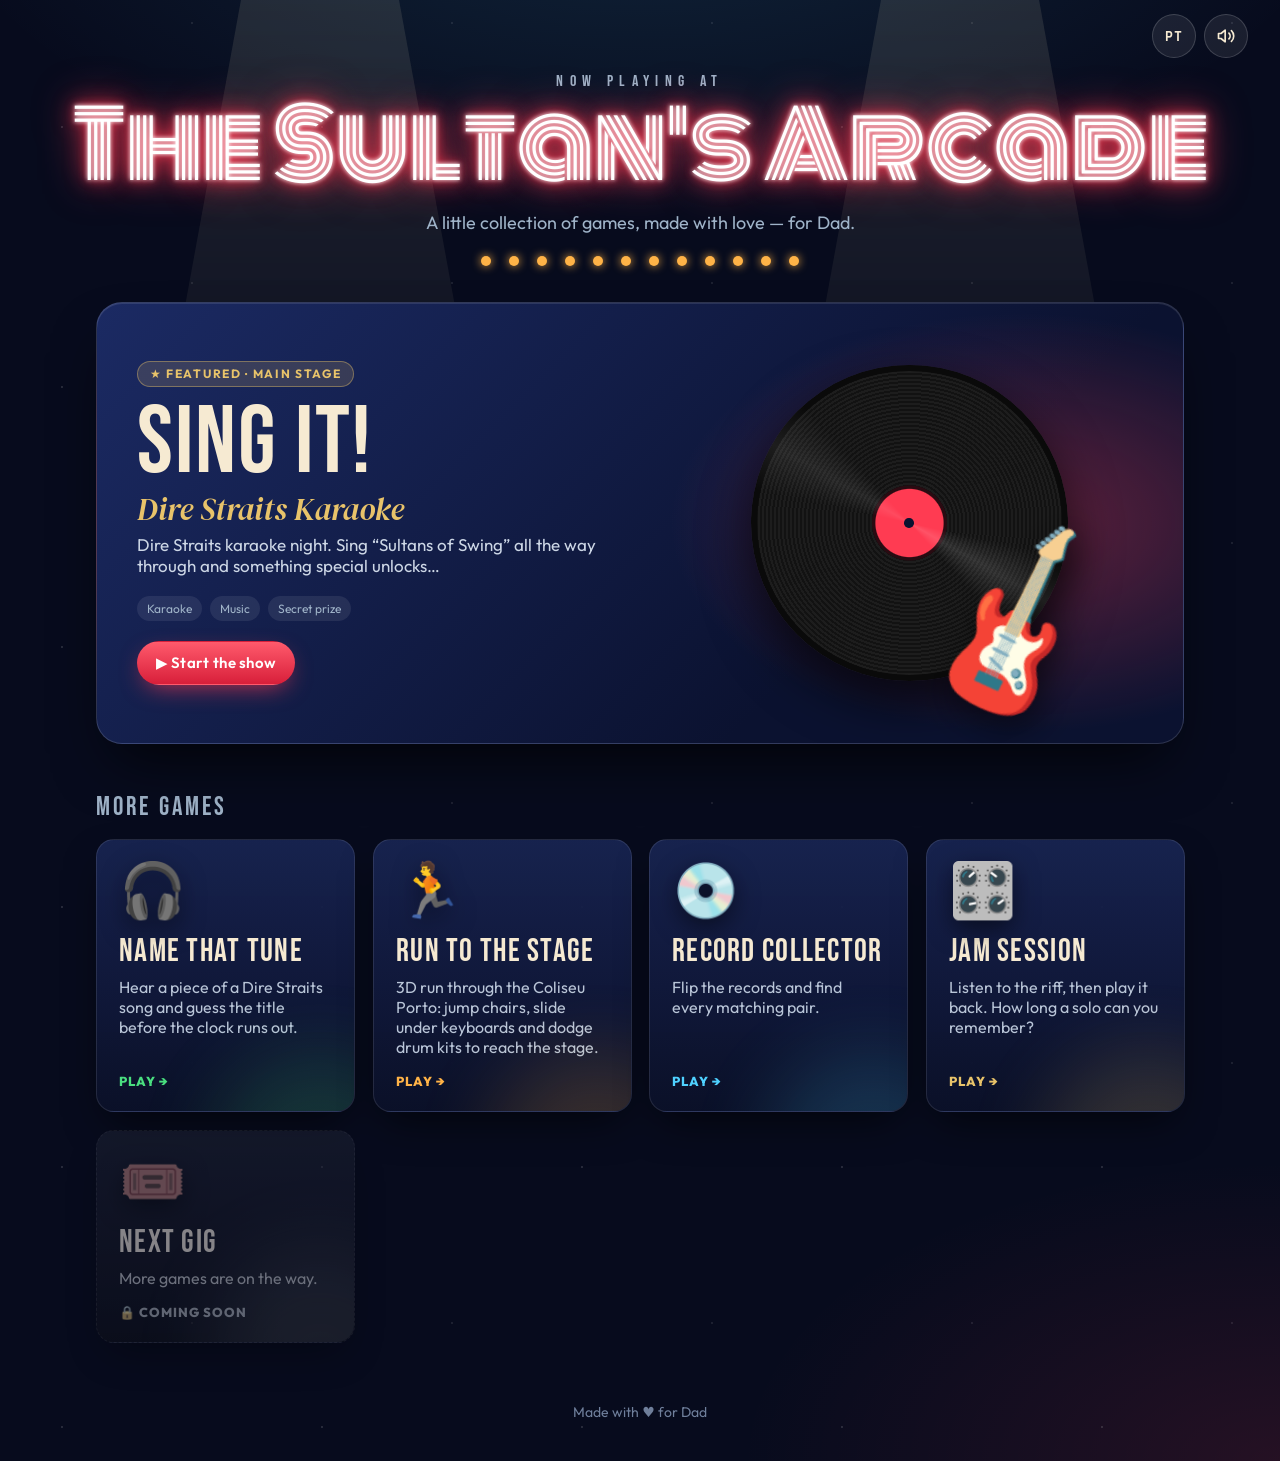
<file: index.html>
<!doctype html>
<html lang="en">
<head>
  <meta charset="utf-8">
  <meta name="viewport" content="width=device-width, initial-scale=1, viewport-fit=cover">
  <title>The Sultan's Arcade</title>
  <meta name="description" content="A little collection of games, made with love.">
  <meta name="theme-color" content="#070b1d">
  <link rel="icon" href="assets/art/favicon.svg" type="image/svg+xml">
  <link rel="preconnect" href="https://fonts.googleapis.com">
  <link rel="preconnect" href="https://fonts.gstatic.com" crossorigin>
  <link href="https://fonts.googleapis.com/css2?family=Bebas+Neue&family=DM+Serif+Display:ital@0;1&family=Monoton&family=Outfit:wght@400;600;800&family=Space+Mono:wght@400;700&display=swap" rel="stylesheet">
  <link rel="stylesheet" href="assets/css/theme.css">
  <link rel="stylesheet" href="assets/css/home.css">
</head>
<body>
  <div class="sky" aria-hidden="true">
    <div class="stars"></div>
    <div class="spot spot-l"></div>
    <div class="spot spot-r"></div>
  </div>

  <header class="hero">
    <div class="hero-actions">
      <a class="btn" href="ticket/" data-nav id="collection-link" data-i18n="home.collection" hidden>🎟️ My collectibles</a>
      <button class="btn lang" data-lang-toggle type="button">PT</button>
      <button class="btn icon" data-mute-toggle type="button"></button>
    </div>
    <p class="eyebrow" data-i18n="home.eyebrow">Now playing at</p>
    <h1 class="sign"><span class="neon flicker" id="site-title">The Sultan's Arcade</span></h1>
    <p class="subtitle" id="site-subtitle"></p>
    <div class="marquee" aria-hidden="true"><span></span><span></span><span></span><span></span><span></span><span></span><span></span><span></span><span></span><span></span><span></span><span></span></div>
  </header>

  <main>
    <section aria-labelledby="featured-h" id="featured"></section>
    <section aria-labelledby="more-h" class="more">
      <h2 id="more-h" class="section-title" data-i18n="home.more">More games</h2>
      <ul class="grid" id="grid" role="list"></ul>
    </section>
  </main>

  <footer class="foot"><span id="site-footer"></span></footer>

  <script src="assets/js/i18n.js"></script>
  <script src="assets/js/arcade.js"></script>
  <script src="assets/js/registry.js"></script>
  <script src="assets/js/home.js"></script>
</body>
</html>
</file>
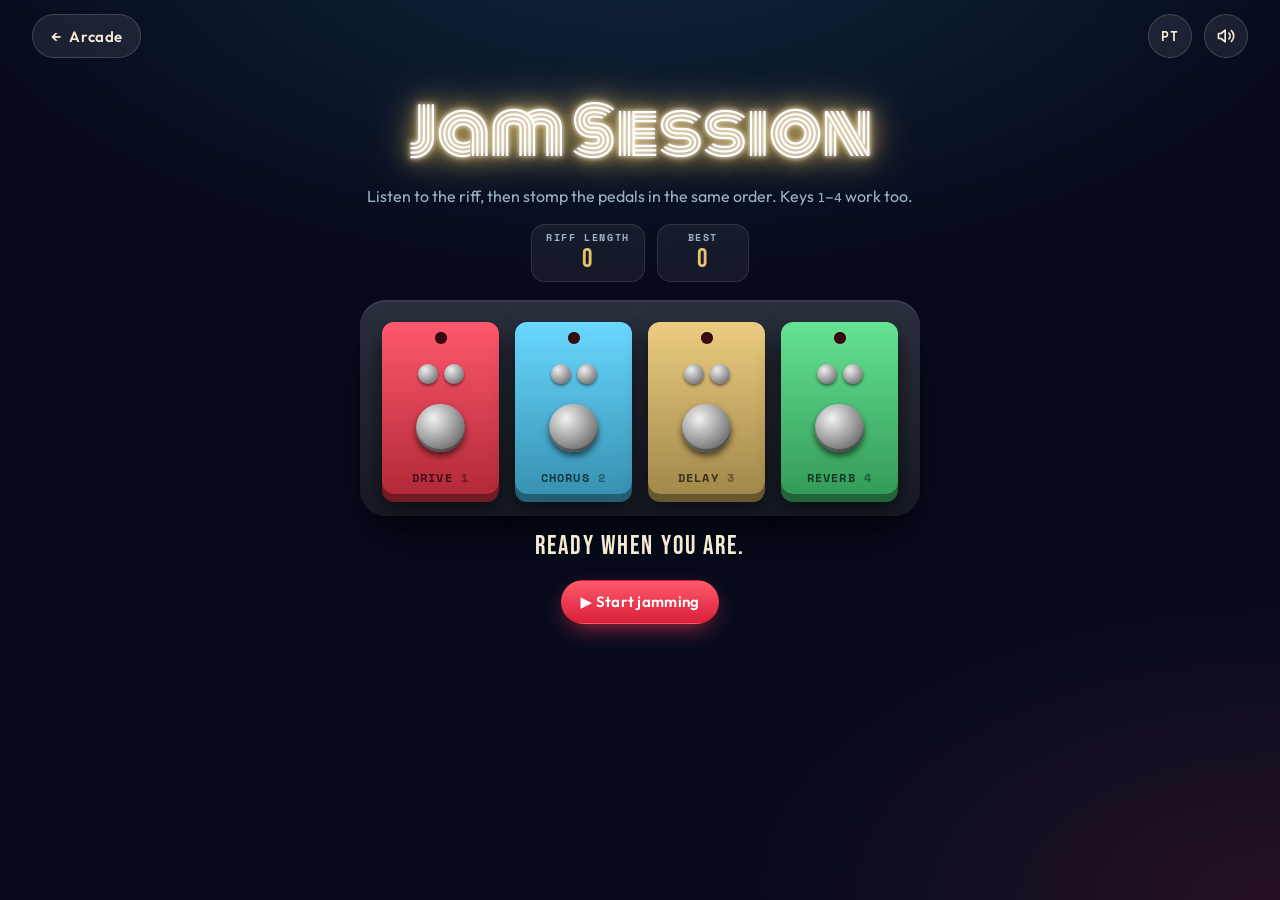
<file: jam/index.html>
<!doctype html>
<html lang="en">
<head>
  <meta charset="utf-8">
  <meta name="viewport" content="width=device-width, initial-scale=1, viewport-fit=cover">
  <title>Jam Session · The Sultan's Arcade</title>
  <meta name="theme-color" content="#070b1d">
  <link rel="icon" href="../assets/art/favicon.svg" type="image/svg+xml">
  <link rel="preconnect" href="https://fonts.googleapis.com">
  <link rel="preconnect" href="https://fonts.gstatic.com" crossorigin>
  <link href="https://fonts.googleapis.com/css2?family=Bebas+Neue&family=DM+Serif+Display:ital@0;1&family=Monoton&family=Outfit:wght@400;600;800&family=Space+Mono:wght@400;700&display=swap" rel="stylesheet">
  <link rel="stylesheet" href="../assets/css/theme.css">
  <link rel="stylesheet" href="../assets/css/minigame.css">
  <style>
    .board-wrap { max-width: 560px; margin: 0 auto; padding: 22px; border-radius: 26px; background: linear-gradient(180deg, #2a2f3d, #171a24); box-shadow: inset 0 2px 0 rgba(255, 255, 255, .08), 0 30px 60px -20px rgba(0, 0, 0, .9); }
    .pedals { display: grid; grid-template-columns: repeat(4, 1fr); gap: clamp(8px, 2.4vw, 16px); }
    .pedal {
      --c: #ff3b52;
      position: relative; aspect-ratio: 3 / 4.4; border: 0; border-radius: 12px; cursor: pointer; padding: 10px 6px;
      background: linear-gradient(180deg, color-mix(in srgb, var(--c) 85%, #fff 15%), color-mix(in srgb, var(--c) 70%, #000 30%));
      box-shadow: 0 8px 0 color-mix(in srgb, var(--c) 45%, #000 55%), 0 14px 22px rgba(0, 0, 0, .6);
      display: flex; flex-direction: column; align-items: center; justify-content: space-between;
      transition: transform .08s, box-shadow .08s, filter .15s; color: rgba(0, 0, 0, .65);
      font: 700 clamp(9px, 2.2vw, 12px)/1 var(--font-mono); letter-spacing: .1em; text-transform: uppercase;
    }
    .pedal .led { width: 12px; height: 12px; border-radius: 50%; background: #3a0a10; box-shadow: inset 0 1px 2px rgba(0, 0, 0, .6); transition: .1s; }
    .pedal .knobs { display: flex; gap: 6px; }
    .pedal .knobs i { width: clamp(12px, 3.5vw, 20px); aspect-ratio: 1; border-radius: 50%; background: radial-gradient(circle at 35% 30%, #eee, #555); box-shadow: 0 2px 3px rgba(0, 0, 0, .5); }
    .pedal .stomp { width: 46%; aspect-ratio: 1; border-radius: 50%; background: radial-gradient(circle at 35% 30%, #f2f2f2, #8a8a8a 60%, #444); box-shadow: 0 4px 6px rgba(0, 0, 0, .6), inset 0 -3px 0 rgba(0, 0, 0, .3); }
    .pedal.lit, .pedal:active { transform: translateY(6px); box-shadow: 0 2px 0 color-mix(in srgb, var(--c) 45%, #000 55%), 0 0 40px var(--c); filter: brightness(1.25); }
    .pedal.lit .led, .pedal:active .led { background: #ff4d4d; box-shadow: 0 0 12px #ff4d4d, 0 0 4px #fff; }
    .pedal:disabled { cursor: default; }
    .pedal kbd { font: inherit; opacity: .6; }
    .msg { min-height: 28px; margin: 18px 0 0; font: 400 26px/1 var(--font-display); letter-spacing: .08em; color: var(--cream); }
    .msg.listen { color: var(--neon-blue); } .msg.play { color: var(--green); } .msg.bad { color: var(--neon-red); }
    #go { margin-top: 18px; }
  </style>
</head>
<body data-title-key="title.jam">
  <header class="topbar">
    <a class="btn" href="../" data-nav data-i18n-attr="aria-label:nav.back">← <span data-i18n="nav.arcade">Arcade</span></a>
    <span class="spacer"></span>
    <button class="btn lang" data-lang-toggle type="button">PT</button>
    <button class="btn icon" data-mute-toggle type="button"></button>
  </header>
  <main class="game-main">
    <h1 class="game-title neon" style="--glow: var(--gold)">Jam Session</h1>
    <p class="game-sub" data-i18n-html="j.sub"></p>
    <div class="stats">
      <div class="stat"><span data-i18n="j.level">Riff length</span><b id="level">0</b></div>
      <div class="stat"><span data-i18n="j.best">Best</span><b id="best">0</b></div>
    </div>
    <div class="board-wrap">
      <div class="pedals" id="pedals">
        <button class="pedal" style="--c:#ff3b52" data-i="0" data-i18n-attr="aria-label:j.p0"><span class="led"></span><span class="knobs"><i></i><i></i></span><span class="stomp"></span><span>Drive <kbd>1</kbd></span></button>
        <button class="pedal" style="--c:#4fd1ff" data-i="1" data-i18n-attr="aria-label:j.p1"><span class="led"></span><span class="knobs"><i></i><i></i></span><span class="stomp"></span><span>Chorus <kbd>2</kbd></span></button>
        <button class="pedal" style="--c:#e8c36a" data-i="2" data-i18n-attr="aria-label:j.p2"><span class="led"></span><span class="knobs"><i></i><i></i></span><span class="stomp"></span><span>Delay <kbd>3</kbd></span></button>
        <button class="pedal" style="--c:#4ade80" data-i="3" data-i18n-attr="aria-label:j.p3"><span class="led"></span><span class="knobs"><i></i><i></i></span><span class="stomp"></span><span>Reverb <kbd>4</kbd></span></button>
      </div>
    </div>
    <p class="msg" id="msg" aria-live="polite" data-i18n="j.ready">Ready when you are.</p>
    <button class="btn primary" type="button" id="go" data-i18n="j.start">▶ Start jamming</button>
  </main>
  <script src="../assets/js/i18n.js"></script>
  <script src="../assets/js/arcade.js"></script>
  <script>
    (function () {
      const { sfx, fx, store } = Arcade;
      const { t } = I18n;
      const NOTES = [220, 261.63, 329.63, 392];
      const pedals = [...document.querySelectorAll(".pedal")];
      const msg = document.getElementById("msg");
      let seq = [], pos = 0, accepting = false;
      const say = (t, cls = "") => { msg.textContent = t; msg.className = "msg " + cls; };
      document.getElementById("best").textContent = store.get("jam-best", 0);

      function flash(i, ms = 320) {
        const p = pedals[i];
        p.classList.add("lit"); sfx.pluck(NOTES[i], { vol: 0.6, dur: 1.2 });
        setTimeout(() => p.classList.remove("lit"), ms);
      }

      function playSeq() {
        accepting = false; say(t("j.listen"), "listen");
        const gap = Math.max(260, 600 - seq.length * 22);
        seq.forEach((n, k) => setTimeout(() => flash(n, gap * 0.6), 500 + k * gap));
        setTimeout(() => { accepting = true; pos = 0; say(t("j.turn"), "play"); }, 500 + seq.length * gap);
      }

      function next() {
        seq.push(Math.floor(Math.random() * 4));
        document.getElementById("level").textContent = seq.length;
        playSeq();
      }

      function press(i) {
        if (!accepting) return;
        flash(i, 180);
        if (i !== seq[pos]) {
          accepting = false;
          const reached = seq.length - 1;
          const best = store.get("jam-best", 0);
          setTimeout(() => sfx.bad(), 120);
          if (reached > best) { store.set("jam-best", reached); document.getElementById("best").textContent = reached; say(t("j.record", { n: reached }), "play"); fx.burst({ y: innerHeight * 0.4 }); sfx.win(); }
          else say(t("j.bum", { n: reached }), "bad");
          document.getElementById("go").hidden = false;
          document.getElementById("go").removeAttribute("data-i18n");
          document.getElementById("go").textContent = t("j.again");
          return;
        }
        pos++;
        if (pos === seq.length) {
          accepting = false;
          if (seq.length % 5 === 0) { setTimeout(() => sfx.good(), 250); fx.burst({ y: innerHeight * 0.45, count: 60 }); say(t("j.rock"), "play"); }
          setTimeout(next, 900);
        }
      }

      pedals.forEach((p) => p.addEventListener("pointerdown", (e) => { e.preventDefault(); press(+p.dataset.i); }));
      pedals.forEach((p) => p.addEventListener("keydown", (e) => { if (e.key === "Enter" || e.key === " ") { e.preventDefault(); press(+p.dataset.i); } }));
      document.addEventListener("keydown", (e) => { const k = "1234".indexOf(e.key); if (k >= 0) press(k); });
      document.getElementById("go").addEventListener("click", (e) => { sfx.unlock(); seq = []; e.currentTarget.hidden = true; next(); });
    })();
  </script>
</body>
</html>
</file>
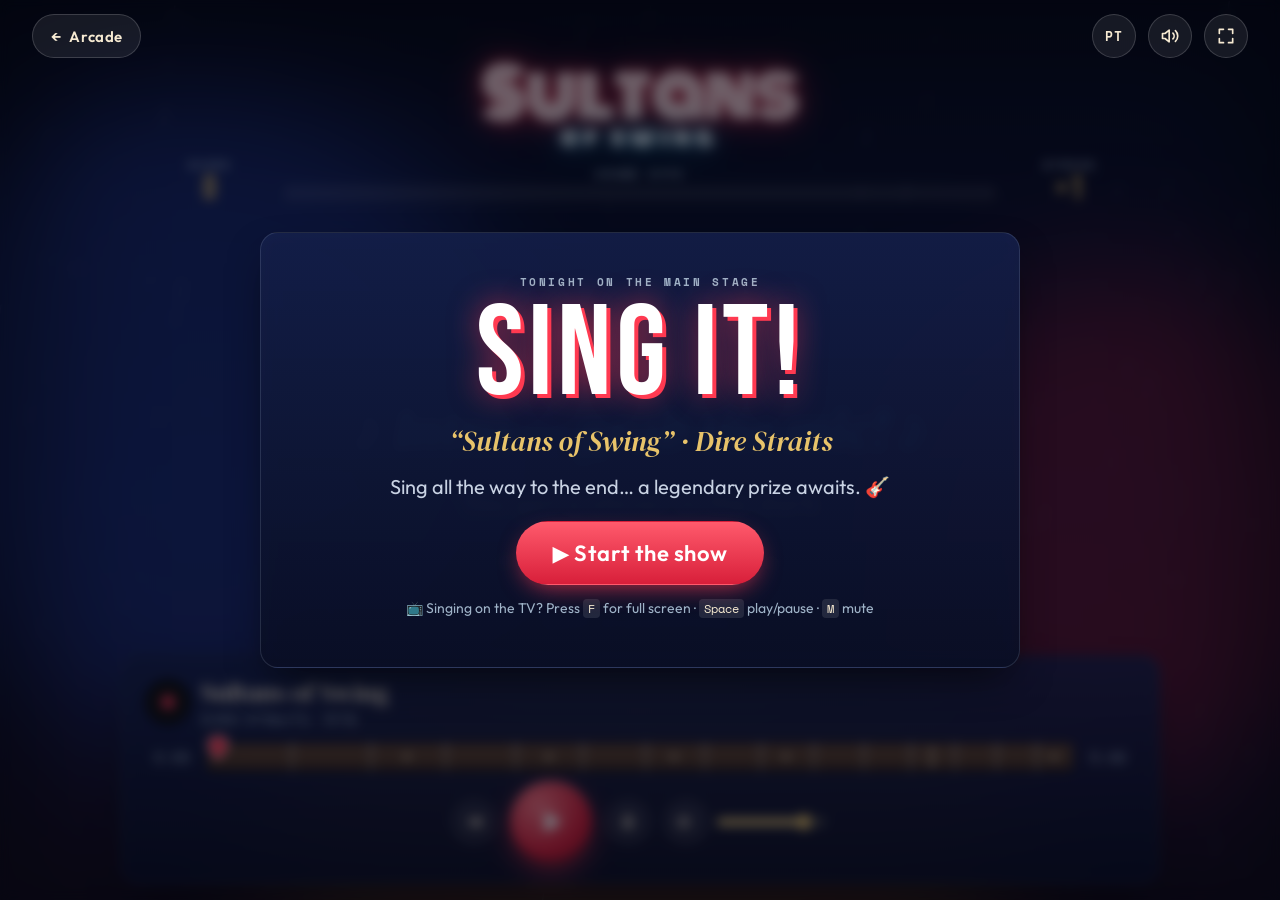
<file: karaoke/index.html>
<!doctype html>
<html lang="en">
<head>
  <meta charset="utf-8">
  <meta name="viewport" content="width=device-width, initial-scale=1, viewport-fit=cover">
  <title>Sing It! · Dire Straits Karaoke</title>
  <meta name="theme-color" content="#070b1d">
  <link rel="icon" href="../assets/art/favicon.svg" type="image/svg+xml">
  <link rel="preconnect" href="https://fonts.googleapis.com">
  <link rel="preconnect" href="https://fonts.gstatic.com" crossorigin>
  <link href="https://fonts.googleapis.com/css2?family=Bebas+Neue&family=DM+Serif+Display:ital@0;1&family=Monoton&family=Outfit:wght@400;600;800&family=Space+Mono:wght@400;700&display=swap" rel="stylesheet">
  <link rel="stylesheet" href="../assets/css/theme.css">
  <link rel="stylesheet" href="../assets/css/collectible.css">
  <link rel="stylesheet" href="karaoke.css">
</head>
<body data-title-key="title.karaoke">
  <!-- ======= atmosphere: a rainy South London night outside the pub ======= -->
  <div class="scene" aria-hidden="true">
    <div class="glow g1"></div><div class="glow g2"></div><div class="glow g3"></div>
    <canvas id="rain"></canvas>
    <div class="window-frame"></div>
  </div>

  <header class="topbar">
    <a class="btn" href="../" data-nav data-i18n-attr="aria-label:nav.back">← <span class="hide-sm" data-i18n="nav.arcade">Arcade</span></a>
    <span class="spacer"></span>
    <button class="btn" type="button" id="setup-btn" hidden><svg viewBox="0 0 24 24" fill="none" stroke="currentColor" stroke-width="2" stroke-linecap="round" aria-hidden="true"><path d="M4 6h10M18 6h2M4 12h4M12 12h8M4 18h12M20 18h0"/><circle cx="16" cy="6" r="2"/><circle cx="10" cy="12" r="2"/><circle cx="18" cy="18" r="2"/></svg><span class="hide-sm" data-i18n="k.setup">Song setup</span></button>
    <button class="btn lang" data-lang-toggle type="button">PT</button>
    <button class="btn icon" data-mute-toggle type="button"></button>
    <button class="btn icon" type="button" id="fs-btn" data-i18n-attr="aria-label:k.fullscreen; title:k.fullscreen"><svg viewBox="0 0 24 24" fill="none" stroke="currentColor" stroke-width="2" stroke-linecap="round" stroke-linejoin="round" aria-hidden="true"><path d="M4 9V4h5M20 9V4h-5M4 15v5h5M20 15v5h-5"/></svg></button>
  </header>

  <main class="karaoke">
    <!-- The song title and the lyrics always stay in the original English. -->
    <div class="sign" aria-hidden="true" lang="en">
      <span class="neon flicker sign-main">Sultans</span>
      <span class="neon sign-sub">of swing</span>
    </div>
    <h1 class="sr-only" data-i18n="k.h1">Sing It! Sultans of Swing karaoke</h1>

    <div class="hud">
      <div class="hud-box"><span class="hud-label" data-i18n="k.score">Score</span><span class="hud-val" id="score">0</span></div>
      <div class="hype" role="meter" data-i18n-attr="aria-label:k.hype" aria-valuemin="0" aria-valuemax="100" aria-valuenow="0" id="hype-meter">
        <span class="hud-label" data-i18n="k.hype">Crowd hype</span>
        <div class="hype-bar"><i id="hype"></i></div>
      </div>
      <div class="hud-box"><span class="hud-label" data-i18n="k.streak">Streak</span><span class="hud-val" id="streak">×1</span></div>
    </div>

    <section class="lyrics-view" data-i18n-attr="aria-label:k.lyricsAria">
      <ol class="lyrics" id="lyrics" lang="en"></ol>
      <p class="sr-only" aria-live="polite" id="lyric-live" lang="en"></p>
    </section>

    <!-- ======= the deck: transport controls ======= -->
    <section class="deck panel" data-i18n-attr="aria-label:k.controlsAria">
      <div class="now">
        <div class="disc" id="disc" aria-hidden="true"><i></i></div>
        <div class="now-text" lang="en">
          <strong id="song-title">Sultans of Swing</strong>
          <span id="song-artist">Dire Straits</span>
        </div>
      </div>

      <div class="neck-wrap">
        <span class="time" id="time-now">0:00</span>
        <div class="neck">
          <div class="neck-fill" id="neck-fill"></div>
          <div class="frets" id="frets" aria-hidden="true"></div>
          <input type="range" id="seek" min="0" max="1000" value="0" step="1" data-i18n-attr="aria-label:k.seek">
        </div>
        <span class="time" id="time-total">0:00</span>
      </div>

      <div class="transport">
        <button class="btn icon" type="button" id="restart" data-i18n-attr="aria-label:k.restart"><svg viewBox="0 0 24 24" fill="currentColor" aria-hidden="true"><path d="M6 5h2v14H6zM20 5v14L9 12z"/></svg></button>
        <button class="play" type="button" id="play" aria-label="Play"><svg class="i-play" viewBox="0 0 24 24" fill="currentColor" aria-hidden="true"><path d="M8 5v14l11-7z"/></svg><svg class="i-pause" viewBox="0 0 24 24" fill="currentColor" aria-hidden="true"><path d="M6 5h4v14H6zM14 5h4v14h-4z"/></svg></button>
        <button class="btn icon" type="button" id="mic" aria-pressed="false" data-i18n-attr="aria-label:k.mic"><svg viewBox="0 0 24 24" fill="none" stroke="currentColor" stroke-width="2" stroke-linecap="round" aria-hidden="true"><rect x="9" y="3" width="6" height="11" rx="3"/><path d="M5 11a7 7 0 0 0 14 0M12 18v3"/></svg></button>
        <div class="volume">
          <button class="btn icon" type="button" id="vol-btn" aria-label="Mute music"><svg viewBox="0 0 24 24" fill="none" stroke="currentColor" stroke-width="2" stroke-linecap="round" stroke-linejoin="round" aria-hidden="true"><path d="M11 5 6 9H3v6h3l5 4z"/><path d="M15.5 8.5a5 5 0 0 1 0 7"/></svg></button>
          <input type="range" id="volume" min="0" max="100" value="85" data-i18n-attr="aria-label:k.volume">
        </div>
      </div>
    </section>
  </main>

  <!-- ======= start screen ======= -->
  <div class="start" id="start">
    <div class="start-card panel">
      <p class="eyebrow" data-i18n="k.eyebrow">Tonight on the main stage</p>
      <h2 class="start-title" data-i18n="k.title">Sing It!</h2>
      <p class="start-sub" lang="en"><span id="start-song">“Sultans of Swing”</span> · Dire Straits</p>
      <p class="start-hint" data-i18n="k.hint">Sing all the way to the end… a legendary prize awaits. 🎸</p>
      <div class="start-actions">
        <button class="btn primary big" type="button" id="start-play" data-i18n="k.startShow" hidden>▶ Start the show</button>
      </div>
      <p class="start-tv" data-i18n-html="k.tvTip"></p>
      <p class="start-foot" id="start-foot"></p>
    </div>
  </div>

  <!-- ======= song setup dialog ======= -->
  <dialog class="modal setup" id="setup">
    <div class="modal-head">
      <h2 data-i18n="k.setup">Song setup</h2>
      <button class="btn icon" type="button" data-close data-i18n-attr="aria-label:k.close">✕</button>
    </div>
    <div class="modal-body">
      <h3 data-i18n="k.lyricsH">📝 Lyrics</h3>
      <p class="muted" data-i18n-html="k.lyricsHelp"></p>
      <textarea id="lyrics-input" rows="10" spellcheck="false" lang="en" data-i18n-attr="aria-label:k.lyricsInput"></textarea>
      <div class="row">
        <button class="btn primary" type="button" id="apply-lyrics" data-i18n="k.saveLyrics">Save lyrics</button>
        <label class="btn start-at"><span data-i18n="k.startAt">Start at</span> <input id="sync-from" value="0:00" inputmode="decimal" autocomplete="off" spellcheck="false" data-i18n-attr="aria-label:k.startAtAria"></label>
        <button class="btn gold" type="button" id="sync-start" data-i18n="k.sync">⏱ Sync timings</button>
        <label class="btn"><input type="file" accept=".lrc,.txt,text/plain" id="lrc-file" class="sr-only"><span data-i18n="k.import">Import .lrc</span></label>
        <button class="btn" type="button" id="export-lrc" data-i18n="k.export">⬇ Export lyrics.js</button>
        <button class="btn" type="button" id="reset-lyrics" data-i18n="k.reset">Reset to default</button>
      </div>

      <p class="muted small" data-i18n="k.startAtHelp"></p>

      <div class="sync" id="sync" hidden>
        <p class="muted" data-i18n-html="k.syncHelp"></p>
        <p class="sync-next"><span data-i18n="k.next">Next:</span> <strong id="sync-line" lang="en">—</strong></p>
        <div class="row">
          <button class="btn primary big" type="button" id="sync-tap" data-i18n="k.tap">TAP</button>
          <button class="btn" type="button" id="sync-undo" data-i18n="k.undo">Undo</button>
          <button class="btn gold" type="button" id="sync-done" data-i18n="k.finish">Finish</button>
        </div>
        <p class="muted" id="sync-progress"></p>
      </div>
      <p class="muted small" data-i18n="k.localOnly">Lyrics are saved only in this browser — press Export lyrics.js and replace karaoke/lyrics.js with the downloaded file.</p>
    </div>
  </dialog>

  <!-- ======= the surprise ======= -->
  <div class="reveal" id="reveal" hidden>
    <div class="beams" aria-hidden="true"><i></i><i></i><i></i><i></i></div>
    <div class="reveal-inner">
      <div class="stage-1" id="stage-1">
        <p class="encore neon" data-i18n="k.encore">Encore!</p>
        <div class="stars" id="stars"></div>
        <p class="final-score"><span data-i18n="k.finalScore">Final score</span> <b id="final-score">0</b></p>
      </div>

      <div class="stage-2" id="stage-2" hidden>
        <p class="unlock-label" data-i18n="k.unlocked">✦ New collectible unlocked ✦</p>
        <button class="mystery" type="button" id="mystery" data-i18n-attr="aria-label:k.revealAria">
          <span class="mystery-inner">
            <span class="m-ring"></span>
            <span class="m-q">?</span>
            <span class="m-text" data-i18n="k.legendary">Legendary</span>
          </span>
        </button>
        <p class="tap-hint" data-i18n="k.tapReveal">Tap to reveal</p>
      </div>

      <div class="stage-3" id="stage-3" hidden>
        <p class="rarity-banner" data-i18n="k.rarityBanner">★ Legendary · Limited Edition ★</p>
        <h2 class="reveal-headline" id="reveal-headline"></h2>
        <p class="reveal-message" id="reveal-message"></p>
        <div id="reveal-tickets"></div>
        <div class="reveal-actions">
          <a class="btn gold" href="../ticket/" data-nav data-i18n="k.keep">🎟️ See my collectibles</a>
          <button class="btn" type="button" id="again" data-i18n="k.singAgain">🎤 Sing again</button>
        </div>
      </div>
    </div>
  </div>

  <script src="../assets/js/i18n.js"></script>
  <script src="../assets/js/arcade.js"></script>
  <script src="../assets/js/collectible.config.js"></script>
  <script src="../assets/js/collectible.js"></script>
  <script src="song.config.js"></script>
  <script src="lyrics.js"></script>
  <script src="karaoke.js"></script>
</body>
</html>
</file>
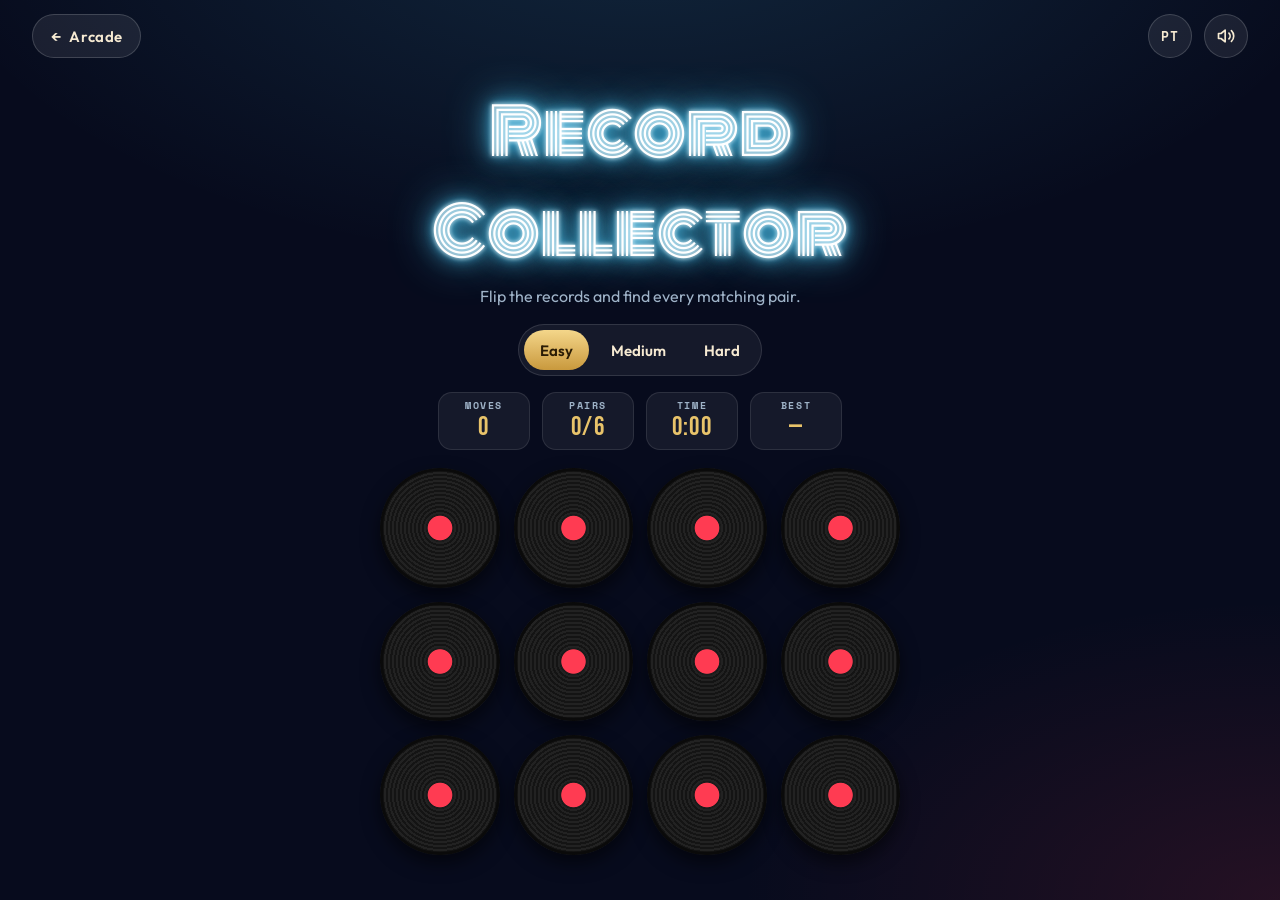
<file: memory/index.html>
<!doctype html>
<html lang="en">
<head>
  <meta charset="utf-8">
  <meta name="viewport" content="width=device-width, initial-scale=1, viewport-fit=cover">
  <title>Record Collector · The Sultan's Arcade</title>
  <meta name="theme-color" content="#070b1d">
  <link rel="icon" href="../assets/art/favicon.svg" type="image/svg+xml">
  <link rel="preconnect" href="https://fonts.googleapis.com">
  <link rel="preconnect" href="https://fonts.gstatic.com" crossorigin>
  <link href="https://fonts.googleapis.com/css2?family=Bebas+Neue&family=DM+Serif+Display:ital@0;1&family=Monoton&family=Outfit:wght@400;600;800&family=Space+Mono:wght@400;700&display=swap" rel="stylesheet">
  <link rel="stylesheet" href="../assets/css/theme.css">
  <link rel="stylesheet" href="../assets/css/minigame.css">
  <style>
    .board { --cols: 4; display: grid; grid-template-columns: repeat(var(--cols), 1fr); gap: clamp(8px, 2vw, 14px); max-width: calc(var(--cols) * 130px); margin: 0 auto; perspective: 900px; }
    .board[data-level="hard"] .front { font-size: clamp(24px, 6vw, 46px); }
    .levels { display: inline-flex; gap: 6px; padding: 5px; margin: 0 auto 16px; border-radius: 999px; background: rgba(255, 255, 255, .06); border: 1px solid rgba(255, 255, 255, .12); }
    .levels button { min-height: 40px; padding: 8px 16px; border: 0; border-radius: 999px; background: none; color: var(--cream); font: 600 15px var(--font-body); cursor: pointer; }
    .levels button[aria-pressed="true"] { background: linear-gradient(180deg, #f4d68a, #c9993d); color: #2a1c05; }
    .levels button:focus-visible { outline: 3px solid var(--neon-blue); outline-offset: 2px; }
    .tile { position: relative; aspect-ratio: 1; border: 0; padding: 0; background: none; cursor: pointer; transform-style: preserve-3d; transition: transform .45s cubic-bezier(.3, 1.4, .5, 1); animation: deal .5s ease backwards; animation-delay: calc(var(--i) * 35ms); }
    @keyframes deal { from { opacity: 0; transform: translateY(30px) rotate(-8deg); } }
    .tile.up, .tile.done { transform: rotateY(180deg); }
    .face { position: absolute; inset: 0; border-radius: 14px; backface-visibility: hidden; -webkit-backface-visibility: hidden; display: grid; place-items: center; }
    .back {
      background: radial-gradient(circle, #ff3b52 0 14%, #1b1b1b 15% 16%, transparent 17%), repeating-radial-gradient(circle, #141414 0 2px, #222 2px 4px);
      box-shadow: 0 8px 18px rgba(0, 0, 0, .55), inset 0 0 0 3px #0a0a0a; border-radius: 50%;
    }
    .tile:hover .back { filter: brightness(1.25); }
    .front { transform: rotateY(180deg); font-size: clamp(30px, 9vw, 52px); background: linear-gradient(160deg, #f6ead2, #e2cfa4); box-shadow: 0 8px 18px rgba(0, 0, 0, .5), inset 0 0 0 3px #e8c36a; }
    .tile.done .front { animation: matched .6s ease; box-shadow: 0 0 24px rgba(232, 195, 106, .8), inset 0 0 0 3px #e8c36a; }
    @keyframes matched { 50% { transform: rotateY(180deg) scale(1.12); } }
    .tile.miss { animation: wobble .4s ease; }
    @keyframes wobble { 25% { translate: -5px 0; } 75% { translate: 5px 0; } }
  </style>
</head>
<body data-title-key="title.memory">
  <header class="topbar">
    <a class="btn" href="../" data-nav data-i18n-attr="aria-label:nav.back">← <span data-i18n="nav.arcade">Arcade</span></a>
    <span class="spacer"></span>
    <button class="btn lang" data-lang-toggle type="button">PT</button>
    <button class="btn icon" data-mute-toggle type="button"></button>
  </header>
  <main class="game-main">
    <h1 class="game-title neon" style="--glow: var(--neon-blue)" data-i18n="m.title">Record Collector</h1>
    <p class="game-sub" data-i18n="m.sub">Flip the records and find every matching pair.</p>
    <div class="levels" role="group" data-i18n-attr="aria-label:m.level">
      <button type="button" data-level="easy" data-i18n="m.easy">Easy</button>
      <button type="button" data-level="medium" data-i18n="m.medium">Medium</button>
      <button type="button" data-level="hard" data-i18n="m.hard">Hard</button>
    </div>
    <div class="stats">
      <div class="stat"><span data-i18n="m.moves">Moves</span><b id="moves">0</b></div>
      <div class="stat"><span data-i18n="m.pairs">Pairs</span><b id="pairs">0/6</b></div>
      <div class="stat"><span data-i18n="m.time">Time</span><b id="time">0:00</b></div>
      <div class="stat"><span data-i18n="m.best">Best</span><b id="best">—</b></div>
    </div>
    <div class="board" id="board" role="grid" data-i18n-attr="aria-label:m.board"></div>
    <div class="win-banner panel" id="win" hidden>
      <h2 data-i18n="m.winH">Collection complete!</h2>
      <p id="win-text"></p>
      <button class="btn primary" type="button" id="again" data-i18n="m.again">Shuffle &amp; play again</button>
    </div>
  </main>
  <script src="../assets/js/i18n.js"></script>
  <script src="../assets/js/arcade.js"></script>
  <script>
    (function () {
      const { sfx, fx, store } = Arcade;
      const { t } = I18n;
      const ICONS = ["🎸", "🎹", "🥁", "🎷", "🎺", "🎤", "🎧", "📻", "🎻", "🪕", "🎵", "💿"];
      // difficulty levels: number of pairs, grid columns, how long a wrong pair stays face up (ms)
      const LEVELS = {
        easy: { pairs: 6, cols: 4, peek: 1200 },
        medium: { pairs: 8, cols: 4, peek: 800 },
        hard: { pairs: 12, cols: 6, peek: 550 },
      };
      let level = LEVELS[store.get("memory-level", "easy")] ? store.get("memory-level", "easy") : "easy";
      const board = document.getElementById("board");
      let first = null, lock = false, moves = 0, pairs = 0, start = 0, timer = 0;
      const fmt = (s) => `${Math.floor(s / 60)}:${String(s % 60).padStart(2, "0")}`;
      const best = () => store.get(`memory-best-${level}`, level === "medium" ? store.get("memory-best", null) : null);
      const showBest = () => { const b = best(); document.getElementById("best").textContent = b ? t("m.bestVal", { n: b }) : "—"; };

      function deal() {
        const L = LEVELS[level], icons = ICONS.slice(0, L.pairs);
        const deck = [...icons, ...icons].sort(() => Math.random() - 0.5);
        board.style.setProperty("--cols", L.cols); board.dataset.level = level;
        document.querySelectorAll(".levels button").forEach((b) => b.setAttribute("aria-pressed", String(b.dataset.level === level)));
        board.innerHTML = deck.map((icon, i) => `
          <button class="tile" style="--i:${i}" data-icon="${icon}" aria-label="${t("m.down")}">
            <span class="face back"></span><span class="face front" aria-hidden="true">${icon}</span>
          </button>`).join("");
        first = null; lock = false; moves = 0; pairs = 0; start = 0;
        clearInterval(timer);
        update(); document.getElementById("time").textContent = "0:00";
        document.getElementById("win").hidden = true;
        showBest();
      }

      function update() {
        document.getElementById("moves").textContent = moves;
        document.getElementById("pairs").textContent = `${pairs}/${LEVELS[level].pairs}`;
      }

      board.addEventListener("click", (e) => {
        const tile = e.target.closest(".tile");
        if (!tile || lock || tile === first || tile.classList.contains("done")) return;
        if (!start) { start = Date.now(); timer = setInterval(() => { document.getElementById("time").textContent = fmt(Math.floor((Date.now() - start) / 1000)); }, 500); }
        sfx.flip();
        tile.classList.add("up");
        tile.setAttribute("aria-label", t("m.rec", { icon: tile.dataset.icon }));
        if (!first) { first = tile; return; }
        moves++; update();
        if (first.dataset.icon === tile.dataset.icon) {
          [first, tile].forEach((t) => { t.classList.add("done"); t.setAttribute("aria-disabled", "true"); });
          first = null; pairs++; update();
          setTimeout(() => sfx.good(), 150);
          if (pairs === LEVELS[level].pairs) win();
        } else {
          lock = true;
          const a = first; first = null;
          setTimeout(() => {
            sfx.bad();
            [a, tile].forEach((t) => { t.classList.remove("up"); t.classList.add("miss"); t.setAttribute("aria-label", I18n.t("m.down")); setTimeout(() => t.classList.remove("miss"), 400); });
            lock = false;
          }, LEVELS[level].peek);
        }
      });

      function win() {
        clearInterval(timer);
        const secs = Math.floor((Date.now() - start) / 1000);
        const b = best();
        const record = !b || moves < b;
        if (record) store.set(`memory-best-${level}`, moves);
        showBest();
        document.getElementById("win-text").textContent = t("m.winText", { moves, time: fmt(secs) }) + (record ? t("m.record") : "");
        setTimeout(() => { document.getElementById("win").hidden = false; sfx.win(); fx.burst({ y: innerHeight * 0.4 }); }, 500);
      }

      document.getElementById("again").addEventListener("click", deal);
      document.querySelectorAll(".levels button").forEach((b) => b.addEventListener("click", () => {
        if (b.dataset.level === level) return;
        level = b.dataset.level; store.set("memory-level", level); sfx.click(); deal();
      }));
      document.addEventListener("langchange", () => { showBest(); board.querySelectorAll(".tile:not(.up):not(.done)").forEach((x) => x.setAttribute("aria-label", t("m.down"))); });
      deal();
    })();
  </script>
</body>
</html>
</file>
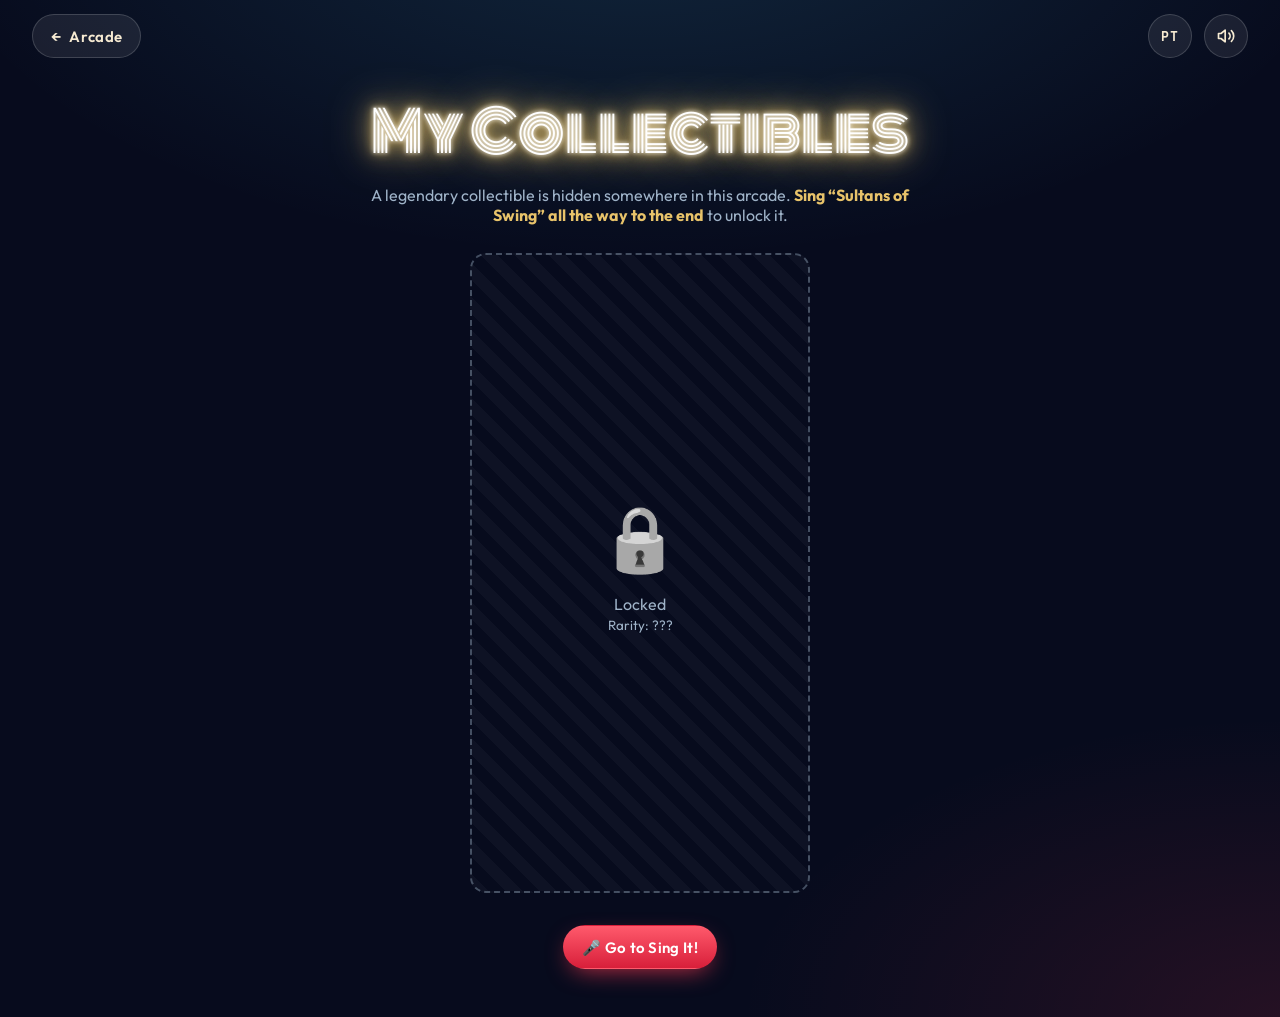
<file: ticket/index.html>
<!doctype html>
<html lang="en">
<head>
  <meta charset="utf-8">
  <meta name="viewport" content="width=device-width, initial-scale=1, viewport-fit=cover">
  <title>My Collectibles · The Sultan's Arcade</title>
  <meta name="theme-color" content="#070b1d">
  <link rel="icon" href="../assets/art/favicon.svg" type="image/svg+xml">
  <link rel="preconnect" href="https://fonts.googleapis.com">
  <link rel="preconnect" href="https://fonts.gstatic.com" crossorigin>
  <link href="https://fonts.googleapis.com/css2?family=Bebas+Neue&family=DM+Serif+Display:ital@0;1&family=Monoton&family=Outfit:wght@400;600;800&family=Space+Mono:wght@400;700&display=swap" rel="stylesheet">
  <link rel="stylesheet" href="../assets/css/theme.css">
  <link rel="stylesheet" href="../assets/css/collectible.css">
  <style>
    main { width: min(960px, 100%); margin: 0 auto; padding: 8px 16px 48px; text-align: center; }
    .intro { color: var(--steel); max-width: 52ch; margin: 0 auto 28px; }
    .intro b { color: var(--gold); }
    h2.neon { font-size: clamp(30px, 7vw, 56px); margin: 8px 0 10px; --glow: var(--gold); }
    .actions { display: flex; gap: 10px; justify-content: center; flex-wrap: wrap; margin-top: 32px; }
    .meta { margin-top: 18px; font: 12px/1.5 var(--font-mono); color: #7d8bab; }
  </style>
</head>
<body data-title-key="title.ticket">
  <header class="topbar no-print">
    <a class="btn" href="../" data-nav data-i18n-attr="aria-label:nav.back">← <span data-i18n="nav.arcade">Arcade</span></a>
    <span class="spacer"></span>
    <button class="btn lang" data-lang-toggle type="button">PT</button>
    <button class="btn icon" data-mute-toggle type="button"></button>
  </header>

  <main>
    <h2 class="neon no-print" data-i18n="tk.heading">My Collectibles</h2>
    <p class="intro no-print" id="intro"></p>
    <div id="tickets"></div>
    <p class="meta" id="meta"></p>
    <div class="actions no-print" id="actions"></div>
  </main>

  <script src="../assets/js/i18n.js"></script>
  <script src="../assets/js/arcade.js"></script>
  <script src="../assets/js/collectible.config.js"></script>
  <script src="../assets/js/collectible.js"></script>
  <script>
    (function () {
      const { t, pick, locale } = I18n;
      const cfg = Collectible.config;
      const intro = document.getElementById("intro");
      const actions = document.getElementById("actions");

      function render() {
        const item = Collectible.get();
        if (!item) {
          intro.innerHTML = t("tk.lockedIntro");
          document.getElementById("tickets").innerHTML = `<div class="ticket-locked"><div><div class="lock">🔒</div><p>${t("tk.locked")}<br><small>${t("tk.rarityUnknown")}</small></p></div></div>`;
          actions.innerHTML = `<a class="btn primary" href="../karaoke/" data-nav>${t("tk.goSing")}</a>`;
          Arcade.wireLinks(actions);
          return;
        }
        intro.innerHTML = t("tk.intro", { rarity: pick(cfg.rarity).toLowerCase(), artist: cfg.artist, song: cfg.song });
        Collectible.render(document.getElementById("tickets"), item, { root: "../" });
        const when = new Date(item.unlockedAt).toLocaleDateString(locale(), { day: "numeric", month: "long", year: "numeric" });
        document.getElementById("meta").textContent = t("tk.meta", { serial: item.serial, date: when }) + (item.score ? t("tk.best", { score: item.score.toLocaleString(locale()) }) : "");
        actions.innerHTML = `
          <a class="btn gold" href="../${cfg.portrait}" download="caricatura.png">${t("tk.download")}</a>
          <a class="btn" href="../karaoke/" data-nav>${t("tk.again")}</a>`;
        Arcade.wireLinks(actions);
      }
      render();
      document.addEventListener("langchange", render);
    })();
  </script>
</body>
</html>
</file>
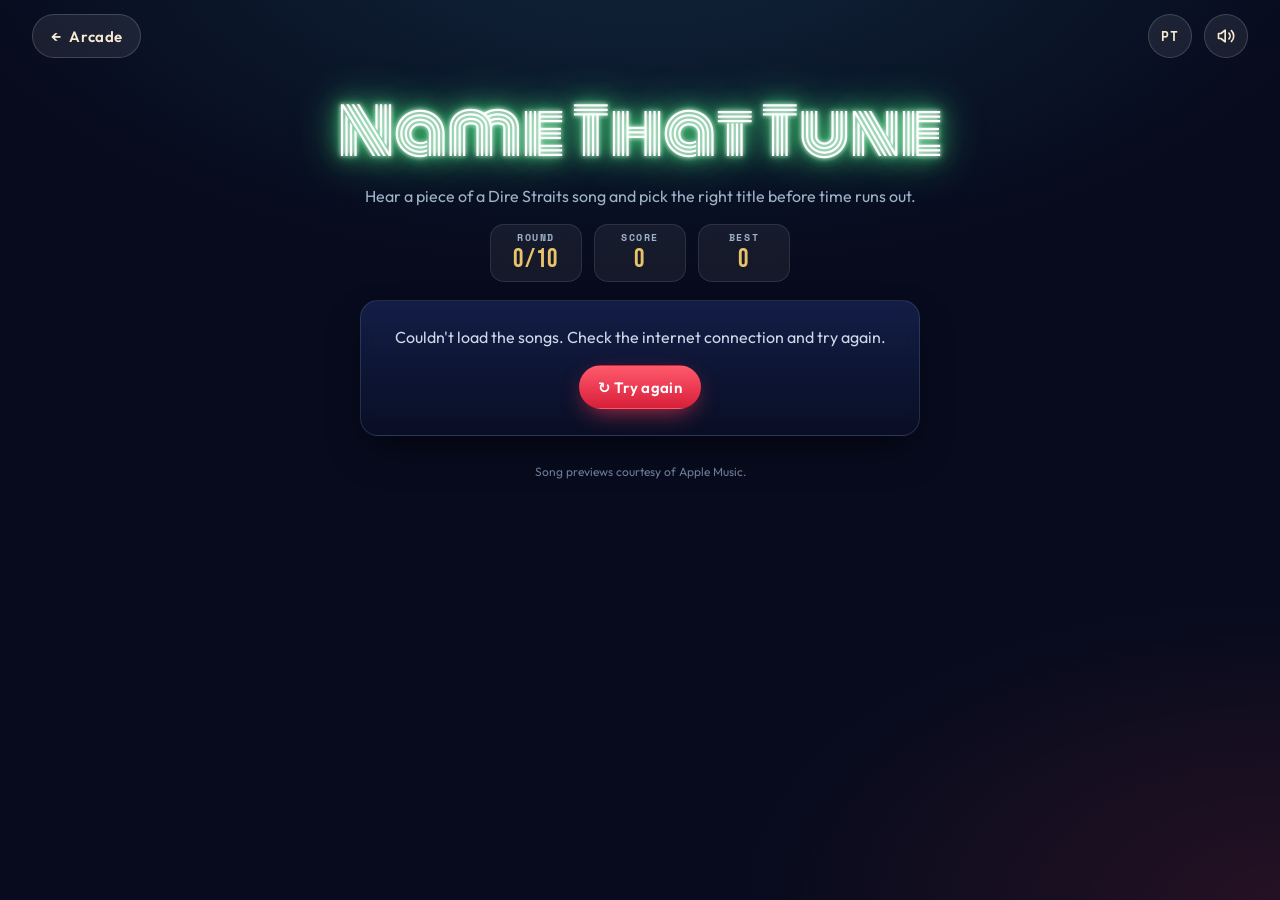
<file: tune/index.html>
<!doctype html>
<html lang="en">
<head>
  <meta charset="utf-8">
  <meta name="viewport" content="width=device-width, initial-scale=1, viewport-fit=cover">
  <title>Name That Tune · The Sultan's Arcade</title>
  <meta name="theme-color" content="#070b1d">
  <link rel="icon" href="../assets/art/favicon.svg" type="image/svg+xml">
  <link rel="preconnect" href="https://fonts.googleapis.com">
  <link rel="preconnect" href="https://fonts.gstatic.com" crossorigin>
  <link href="https://fonts.googleapis.com/css2?family=Bebas+Neue&family=DM+Serif+Display:ital@0;1&family=Monoton&family=Outfit:wght@400;600;800&family=Space+Mono:wght@400;700&display=swap" rel="stylesheet">
  <link rel="stylesheet" href="../assets/css/theme.css">
  <link rel="stylesheet" href="../assets/css/minigame.css">
  <style>
    .quiz { max-width: 560px; margin: 0 auto; }
    .player { position: relative; display: grid; place-items: center; margin: 4px auto 18px; width: 190px; aspect-ratio: 1; }
    .ring { position: absolute; inset: 0; transform: rotate(-90deg); }
    .ring circle { fill: none; stroke-width: 10; }
    .ring .track { stroke: rgba(255, 255, 255, .08); }
    .ring .bar { stroke: var(--green); stroke-linecap: round; transition: stroke .3s; filter: drop-shadow(0 0 8px currentColor); }
    .player.warn .ring .bar { stroke: var(--amber); }
    .player.danger .ring .bar { stroke: var(--neon-red); }
    .disc {
      width: 72%; aspect-ratio: 1; border-radius: 50%; position: relative; overflow: hidden;
      background: radial-gradient(circle, var(--neon-red) 0 16%, #1a1a1a 17% 18%, transparent 19%), repeating-radial-gradient(circle, #141414 0 2px, #222 2px 4px);
      box-shadow: 0 12px 30px rgba(0, 0, 0, .7), inset 0 0 0 4px #0a0a0a;
      animation: spin 3s linear infinite paused;
    }
    .disc img { position: absolute; inset: 0; width: 100%; height: 100%; object-fit: cover; border-radius: 50%; opacity: 0; transition: opacity .5s; }
    .disc.show img { opacity: 1; }
    .playing .disc { animation-play-state: running; }
    @keyframes spin { to { transform: rotate(360deg); } }
    .secs { position: absolute; bottom: -6px; right: -6px; min-width: 54px; padding: 8px 10px; border-radius: 14px; background: #0e1636; border: 1px solid rgba(255, 255, 255, .15); font: 400 30px/1 var(--font-display); color: var(--cream); font-variant-numeric: tabular-nums; }
    .player.danger .secs { color: var(--neon-red); animation: beat .5s ease-in-out infinite; }
    @keyframes beat { 50% { transform: scale(1.12); } }
    .eq { position: absolute; top: -4px; left: -4px; display: flex; gap: 3px; align-items: flex-end; height: 34px; opacity: 0; transition: opacity .3s; }
    .playing .eq { opacity: 1; }
    .eq i { width: 5px; border-radius: 2px; background: linear-gradient(var(--gold), var(--neon-red)); animation: eqb .9s ease-in-out infinite; }
    .eq i:nth-child(2) { animation-delay: -.3s; } .eq i:nth-child(3) { animation-delay: -.6s; } .eq i:nth-child(4) { animation-delay: -.15s; }
    @keyframes eqb { 0%, 100% { height: 20%; } 50% { height: 100%; } }

    .question { margin: 0 0 12px; font: 400 26px/1.1 var(--font-display); letter-spacing: .06em; }
    .options { display: grid; grid-template-columns: 1fr 1fr; gap: 10px; margin: 0; padding: 0; list-style: none; }
    .opt {
      width: 100%; min-height: 64px; padding: 12px 14px; border-radius: 14px; cursor: pointer; text-align: left;
      display: flex; align-items: center; gap: 10px;
      background: linear-gradient(180deg, rgba(25, 37, 84, .95), rgba(13, 20, 48, .95)); color: var(--cream);
      border: 1px solid rgba(255, 255, 255, .14); font: 600 16px/1.2 var(--font-body);
      transition: transform .12s, border-color .2s, background .2s; animation: rise .35s ease backwards; animation-delay: calc(var(--i) * 60ms);
    }
    .opt:hover:not(:disabled) { transform: translateY(-2px); border-color: var(--gold); }
    .opt kbd { flex: none; width: 26px; height: 26px; display: grid; place-items: center; border-radius: 8px; background: rgba(255, 255, 255, .1); font: 700 12px/1 var(--font-mono); color: var(--steel); }
    .opt:disabled { cursor: default; }
    .opt.right { background: linear-gradient(180deg, #1f8f4e, #12603a); border-color: var(--green); animation: pop .35s ease; }
    .opt.wrong { background: linear-gradient(180deg, #a3243a, #6b1222); border-color: var(--neon-red); animation: shake .35s ease; }
    .opt.dim { opacity: .45; }
    @keyframes rise { from { opacity: 0; transform: translateY(10px); } }
    @keyframes shake { 25% { translate: -6px 0; } 75% { translate: 6px 0; } }
    .feedback { min-height: 52px; margin: 14px 0 0; }
    .feedback strong { display: block; font: 400 24px/1.1 var(--font-display); letter-spacing: .05em; }
    .feedback.good strong { color: var(--green); } .feedback.bad strong { color: var(--neon-red); }
    .feedback small { color: var(--steel); }
    .feedback a { color: var(--gold); }
    .row { display: flex; gap: 10px; justify-content: center; flex-wrap: wrap; margin-top: 14px; }
    .credit { margin-top: 28px; font-size: 12px; color: #6f7f9b; }
    .intro-card { padding: 26px 20px; }
    .intro-card p { color: #cfd8e8; margin: 0 0 18px; }
    @media (max-width: 520px) { .options { grid-template-columns: 1fr; } .player { width: 160px; } }
  </style>
</head>
<body data-title-key="title.tune">
  <header class="topbar">
    <a class="btn" href="../" data-nav data-i18n-attr="aria-label:nav.back">← <span data-i18n="nav.arcade">Arcade</span></a>
    <span class="spacer"></span>
    <button class="btn lang" data-lang-toggle type="button">PT</button>
    <button class="btn icon" data-mute-toggle type="button"></button>
  </header>

  <main class="game-main">
    <h1 class="game-title neon" style="--glow: var(--green)" data-i18n="q.title">Name That Tune</h1>
    <p class="game-sub" data-i18n="q.sub">Hear a piece of a Dire Straits song and pick the right title before time runs out.</p>

    <div class="stats">
      <div class="stat"><span data-i18n="q.round">Round</span><b id="round">0/10</b></div>
      <div class="stat"><span data-i18n="q.score">Score</span><b id="score">0</b></div>
      <div class="stat"><span data-i18n="q.best">Best</span><b id="best">0</b></div>
    </div>

    <div class="quiz">
      <!-- start / loading / error -->
      <section class="intro-card panel" id="intro">
        <p id="intro-text">Tuning up… loading songs</p>
        <button class="btn primary big" type="button" id="start" hidden>▶ Start</button>
      </section>

      <!-- a round -->
      <section id="play" hidden>
        <div class="player" id="player" aria-hidden="true">
          <svg class="ring" viewBox="0 0 100 100"><circle class="track" cx="50" cy="50" r="44"/><circle class="bar" id="bar" cx="50" cy="50" r="44"/></svg>
          <div class="disc" id="disc"><img id="art" alt=""></div>
          <div class="eq"><i></i><i></i><i></i><i></i></div>
          <span class="secs" id="secs">15</span>
        </div>
        <p class="sr-only" aria-live="polite" id="timer-live"></p>
        <h2 class="question" data-i18n="q.listen">Which song is this?</h2>
        <ul class="options" id="options" role="list" lang="en"></ul>
        <div class="feedback" id="feedback" aria-live="polite"></div>
        <div class="row">
          <button class="btn" type="button" id="replay" data-i18n="q.replay">↺ Replay</button>
          <button class="btn primary" type="button" id="next" hidden></button>
        </div>
      </section>

      <!-- results -->
      <section class="win-banner panel" id="done" hidden>
        <h2 data-i18n="q.doneH">Game over!</h2>
        <p id="done-text"></p>
        <button class="btn primary" type="button" id="again" data-i18n="q.again">Play again</button>
      </section>

      <p class="credit" data-i18n="q.credit">Song previews courtesy of Apple Music.</p>
    </div>
  </main>

  <script src="../assets/js/i18n.js"></script>
  <script src="../assets/js/arcade.js"></script>
  <script src="songs.config.js"></script>
  <script src="tune.js"></script>
</body>
</html>
</file>
<file: assets/css/theme.css>
/* ==========================================================================
   The Sultan's Arcade — shared theme
   Every page includes this file. Page-specific styles live next to each game.
   ========================================================================== */

@view-transition { navigation: auto; }

:root {
  --night: #070b1d;
  --night-2: #0e1636;
  --navy: #16224f;
  --steel: #9fb3c8;
  --cream: #f6ead2;
  --paper: #efe2c4;
  --gold: #e8c36a;
  --gold-deep: #b8892f;
  --neon-red: #ff3b52;
  --neon-blue: #4fd1ff;
  --amber: #ffb347;
  --green: #4ade80;
  --ink: #1b1530;

  --radius: 18px;
  --shadow: 0 18px 40px -12px rgba(0, 0, 0, .65);
  --font-display: "Bebas Neue", "Impact", "Arial Narrow", sans-serif;
  --font-neon: "Monoton", "Bebas Neue", sans-serif;
  --font-serif: "DM Serif Display", Georgia, serif;
  --font-body: "Outfit", system-ui, -apple-system, "Segoe UI", sans-serif;
  --font-mono: "Space Mono", ui-monospace, Menlo, monospace;
}

*, *::before, *::after { box-sizing: border-box; }

html { -webkit-text-size-adjust: 100%; }
[hidden] { display: none !important; }

body {
  margin: 0;
  min-height: 100vh;
  min-height: 100dvh;
  font-family: var(--font-body);
  color: var(--cream);
  background:
    radial-gradient(1200px 600px at 50% -10%, rgba(79, 209, 255, .14), transparent 60%),
    radial-gradient(900px 500px at 100% 100%, rgba(255, 59, 82, .12), transparent 60%),
    var(--night);
  overflow-x: hidden;
  animation: page-in .5s ease both;
}

@keyframes page-in { from { opacity: 0; transform: translateY(8px); } to { opacity: 1; transform: none; } }
body.leaving { animation: page-out .28s ease both; }
@keyframes page-out { to { opacity: 0; transform: translateY(-6px); } }

a { color: var(--gold); }
img { max-width: 100%; display: block; }

:focus-visible { outline: 3px solid var(--neon-blue); outline-offset: 3px; border-radius: 6px; }

.sr-only {
  position: absolute; width: 1px; height: 1px; padding: 0; margin: -1px;
  overflow: hidden; clip: rect(0 0 0 0); white-space: nowrap; border: 0;
}

/* ---------- top bar shared by game pages ---------- */
.topbar {
  position: relative; z-index: 20;
  display: flex; align-items: center; gap: 12px;
  padding: 14px clamp(16px, 4vw, 32px);
}
.topbar .spacer { flex: 1; }
.topbar h1 {
  margin: 0; font-family: var(--font-display); font-weight: 400;
  letter-spacing: .06em; font-size: clamp(22px, 4vw, 30px);
}

/* ---------- buttons ---------- */
.btn {
  --bg: rgba(255, 255, 255, .08);
  display: inline-flex; align-items: center; justify-content: center; gap: 8px;
  min-height: 44px; padding: 10px 18px;
  border: 1px solid rgba(255, 255, 255, .16); border-radius: 999px;
  background: var(--bg); color: var(--cream);
  font: 600 15px/1 var(--font-body); letter-spacing: .02em;
  text-decoration: none; cursor: pointer;
  transition: transform .15s ease, background .2s ease, box-shadow .2s ease, border-color .2s;
  -webkit-tap-highlight-color: transparent;
}
.btn:hover { background: rgba(255, 255, 255, .14); transform: translateY(-1px); }
.btn:active { transform: translateY(1px) scale(.98); }
.btn[disabled] { opacity: .45; pointer-events: none; }
.btn.primary {
  background: linear-gradient(180deg, #ff5a6c, #d81f3a);
  border-color: transparent; color: #fff;
  box-shadow: 0 8px 24px -8px rgba(255, 59, 82, .8);
}
.btn.primary:hover { box-shadow: 0 10px 30px -6px rgba(255, 59, 82, .95); }
.btn.gold {
  background: linear-gradient(180deg, #f4d68a, #c9993d);
  color: #2a1c05; border-color: transparent;
  box-shadow: 0 8px 24px -8px rgba(232, 195, 106, .8);
}
.btn.icon { width: 44px; padding: 0; }
.btn.lang { width: 44px; padding: 0; font: 700 13px/1 var(--font-mono); letter-spacing: .06em; }
.btn svg { width: 20px; height: 20px; flex: none; }

/* ---------- neon text ---------- */
.neon {
  font-family: var(--font-neon); font-weight: 400;
  color: #fff;
  text-shadow:
    0 0 4px #fff, 0 0 10px var(--glow, var(--neon-red)),
    0 0 22px var(--glow, var(--neon-red)), 0 0 44px var(--glow, var(--neon-red));
}
.flicker { animation: flicker 6s infinite steps(1); }
@keyframes flicker {
  0%, 18%, 22%, 62%, 64%, 100% { opacity: 1; }
  20%, 63% { opacity: .35; }
}

/* ---------- panels & modals ---------- */
.panel {
  background: linear-gradient(180deg, rgba(22, 34, 79, .82), rgba(10, 15, 38, .92));
  border: 1px solid rgba(159, 179, 200, .18);
  border-radius: var(--radius);
  box-shadow: var(--shadow);
  backdrop-filter: blur(10px);
}

dialog.modal {
  width: min(640px, calc(100vw - 32px));
  max-height: calc(100dvh - 32px);
  padding: 0; color: var(--cream);
  background: linear-gradient(180deg, #17224d, #0b1129);
  border: 1px solid rgba(159, 179, 200, .25);
  border-radius: var(--radius);
  box-shadow: 0 30px 80px rgba(0, 0, 0, .7);
}
dialog.modal::backdrop { background: rgba(3, 5, 15, .7); backdrop-filter: blur(4px); }
dialog.modal[open] { animation: pop .25s ease both; }
@keyframes pop { from { opacity: 0; transform: scale(.96) translateY(8px); } }
.modal-head { display: flex; align-items: center; gap: 12px; padding: 18px 20px 6px; }
.modal-head h2 { margin: 0; flex: 1; font-family: var(--font-display); font-weight: 400; letter-spacing: .05em; font-size: 28px; }
.modal-body { padding: 8px 20px 20px; }

/* ---------- toast ---------- */
.toast {
  position: fixed; left: 50%; bottom: 24px; z-index: 200;
  transform: translate(-50%, 20px); opacity: 0;
  padding: 12px 18px; border-radius: 12px;
  background: #101a3d; border: 1px solid rgba(255, 255, 255, .15);
  box-shadow: var(--shadow); transition: .3s ease; pointer-events: none;
  max-width: calc(100vw - 32px);
}
.toast.show { transform: translate(-50%, 0); opacity: 1; }

/* ---------- confetti canvas ---------- */
canvas.fx-layer { position: fixed; inset: 0; width: 100%; height: 100%; pointer-events: none; z-index: 150; }

@media (prefers-reduced-motion: reduce) {
  *, *::before, *::after { animation-duration: .01ms !important; animation-iteration-count: 1 !important; transition-duration: .01ms !important; }
}
</file>
<file: assets/css/home.css>
/* Homepage */

.sky { position: fixed; inset: 0; z-index: -1; overflow: hidden; pointer-events: none; }
.stars {
  position: absolute; inset: -50%;
  background-image:
    radial-gradient(1px 1px at 10% 20%, #fff8, transparent 60%),
    radial-gradient(1px 1px at 30% 70%, #fff6, transparent 60%),
    radial-gradient(1.5px 1.5px at 70% 30%, #fff9, transparent 60%),
    radial-gradient(1px 1px at 85% 80%, #fff5, transparent 60%),
    radial-gradient(1px 1px at 50% 50%, #fff7, transparent 60%),
    radial-gradient(1.5px 1.5px at 20% 90%, #fff6, transparent 60%);
  background-size: 260px 260px;
  animation: drift 120s linear infinite;
}
@keyframes drift { to { transform: translate(260px, 130px); } }
.spot {
  position: absolute; top: -20%; width: 40vw; height: 140vh;
  background: linear-gradient(180deg, rgba(255, 240, 200, .16), transparent 70%);
  filter: blur(8px); transform-origin: top center;
  clip-path: polygon(45% 0, 55% 0, 100% 100%, 0 100%);
}
.spot-l { left: 5%; animation: sweep 9s ease-in-out infinite alternate; }
.spot-r { right: 5%; animation: sweep 11s ease-in-out infinite alternate-reverse; }
@keyframes sweep { from { transform: rotate(-18deg); } to { transform: rotate(18deg); } }

.hero { position: relative; text-align: center; padding: 28px 16px 8px; }
.hero-actions { position: absolute; top: 14px; right: clamp(16px, 4vw, 32px); display: flex; gap: 8px; }
.eyebrow { margin: 44px 0 4px; font-family: var(--font-display); letter-spacing: .4em; color: var(--steel); font-size: 16px; }
.sign { margin: 0; font-size: clamp(34px, 8.5vw, 92px); line-height: 1.1; }
.sign .neon { display: inline-block; padding: 0 .2em; }
.subtitle { margin: 14px auto 0; max-width: 560px; color: var(--steel); font-size: clamp(15px, 2.4vw, 18px); }

.marquee { display: flex; justify-content: center; gap: 18px; margin: 22px auto 0; }
.marquee span {
  width: 10px; height: 10px; border-radius: 50%; background: var(--amber);
  box-shadow: 0 0 10px var(--amber); animation: bulb 1.2s infinite;
}
.marquee span:nth-child(odd) { animation-delay: .6s; }
@keyframes bulb { 50% { opacity: .25; box-shadow: none; } }

main { width: min(1120px, 100%); margin: 0 auto; padding: 28px 16px 40px; }

/* ---------- featured card ---------- */
.feature {
  position: relative; display: grid; grid-template-columns: 1.1fr 1fr; align-items: center;
  gap: 24px; padding: clamp(22px, 4vw, 40px);
  border-radius: 26px; overflow: hidden; text-decoration: none; color: inherit;
  background:
    radial-gradient(500px 300px at 85% 50%, rgba(255, 59, 82, .35), transparent 70%),
    linear-gradient(135deg, #1b2a63, #0b1230 70%);
  border: 1px solid rgba(255, 255, 255, .14);
  box-shadow: 0 30px 60px -20px rgba(0, 0, 0, .8), inset 0 1px 0 rgba(255, 255, 255, .1);
  transform: perspective(1200px) rotateX(var(--rx, 0)) rotateY(var(--ry, 0));
  transition: transform .25s ease, box-shadow .25s ease;
  animation: rise .7s .1s ease backwards;
}
.feature:hover { box-shadow: 0 40px 80px -20px rgba(255, 59, 82, .45), inset 0 1px 0 rgba(255, 255, 255, .1); }
.badge {
  display: inline-flex; align-items: center; gap: 6px; padding: 6px 12px; border-radius: 999px;
  background: rgba(232, 195, 106, .16); color: var(--gold); border: 1px solid rgba(232, 195, 106, .4);
  font: 700 12px/1 var(--font-body); letter-spacing: .14em; text-transform: uppercase;
}
.feature h2 { margin: 14px 0 6px; font-family: var(--font-display); font-weight: 400; font-size: clamp(48px, 9vw, 96px); line-height: .9; letter-spacing: .02em; }
.feature h2 small { display: block; font-family: var(--font-serif); font-style: italic; font-size: .32em; letter-spacing: 0; color: var(--gold); margin-top: 8px; }
.feature p { margin: 10px 0 20px; color: #cdd7e6; font-size: 17px; max-width: 46ch; }
.chips { display: flex; flex-wrap: wrap; gap: 8px; margin: 0 0 20px; padding: 0; list-style: none; }
.chips li { font-size: 12px; padding: 5px 10px; border-radius: 999px; background: rgba(255, 255, 255, .08); color: var(--steel); }

.stage { position: relative; aspect-ratio: 1; max-width: 360px; width: 100%; justify-self: center; }
.vinyl {
  position: absolute; inset: 6%; border-radius: 50%;
  background:
    radial-gradient(circle, var(--neon-red) 0 15%, #2a0b12 15.5% 16.5%, transparent 17%),
    repeating-radial-gradient(circle, #121212 0 2px, #1d1d1d 2px 4px);
  box-shadow: 0 20px 50px rgba(0, 0, 0, .7), inset 0 0 0 6px #0a0a0a;
  animation: spin 6s linear infinite;
}
.vinyl::after { content: ""; position: absolute; inset: 0; border-radius: 50%; background: conic-gradient(from 30deg, transparent 0 20%, rgba(255, 255, 255, .12) 25%, transparent 30% 70%, rgba(255, 255, 255, .08) 75%, transparent 80%); }
.vinyl .hole { position: absolute; inset: 48.5%; border-radius: 50%; background: #0b1230; z-index: 1; }
@keyframes spin { to { transform: rotate(360deg); } }
.stage .guitar { position: absolute; right: -6%; bottom: -4%; font-size: clamp(90px, 16vw, 150px); transform: rotate(-18deg); filter: drop-shadow(0 12px 18px rgba(0, 0, 0, .6)); animation: bob 3s ease-in-out infinite; }
@keyframes bob { 50% { transform: rotate(-12deg) translateY(-8px); } }
.eq { position: absolute; left: 0; bottom: 4%; display: flex; gap: 5px; align-items: flex-end; height: 70px; }
.eq i { width: 8px; border-radius: 3px; background: linear-gradient(var(--gold), var(--neon-red)); animation: eq 1s ease-in-out infinite; }
.eq i:nth-child(2) { animation-delay: -.2s; } .eq i:nth-child(3) { animation-delay: -.5s; } .eq i:nth-child(4) { animation-delay: -.7s; } .eq i:nth-child(5) { animation-delay: -.35s; }
@keyframes eq { 0%, 100% { height: 15%; } 50% { height: 100%; } }

/* ---------- grid ---------- */
.section-title { margin: 48px 0 16px; font-family: var(--font-display); font-weight: 400; letter-spacing: .12em; font-size: 26px; color: var(--steel); }
.grid { display: grid; grid-template-columns: repeat(auto-fill, minmax(240px, 1fr)); gap: 18px; margin: 0; padding: 0; list-style: none; }
.card {
  --accent: var(--neon-blue);
  position: relative; display: flex; flex-direction: column; height: 100%; padding: 22px;
  border-radius: var(--radius); text-decoration: none; color: inherit; overflow: hidden;
  background: linear-gradient(180deg, rgba(25, 37, 84, .9), rgba(11, 17, 41, .95));
  border: 1px solid rgba(255, 255, 255, .1);
  box-shadow: var(--shadow);
  transform: perspective(900px) rotateX(var(--rx, 0)) rotateY(var(--ry, 0)) translateY(var(--ty, 0));
  transition: transform .2s ease, border-color .2s, box-shadow .2s;
  animation: rise .6s ease backwards; animation-delay: calc(var(--i) * 90ms + 250ms);
}
.card::before { content: ""; position: absolute; inset: auto -30% -60% auto; width: 220px; height: 220px; border-radius: 50%; background: var(--accent); opacity: .18; filter: blur(40px); transition: opacity .2s; }
a.card:hover { --ty: -4px; border-color: color-mix(in srgb, var(--accent) 60%, transparent); box-shadow: 0 24px 50px -16px color-mix(in srgb, var(--accent) 55%, transparent); }
a.card:hover::before { opacity: .35; }
.card .icon { font-size: 54px; line-height: 1; filter: drop-shadow(0 8px 12px rgba(0, 0, 0, .5)); transition: transform .3s; }
a.card:hover .icon { transform: scale(1.12) rotate(-6deg); }
.card h3 { margin: 16px 0 6px; font-family: var(--font-display); font-weight: 400; font-size: 32px; letter-spacing: .04em; }
.card p { margin: 0 0 16px; color: #b9c5d8; flex: 1; }
.card .play { align-self: flex-start; color: var(--accent); font-weight: 800; letter-spacing: .08em; text-transform: uppercase; font-size: 13px; }
.card.locked { opacity: .55; filter: grayscale(.6); border-style: dashed; }

@keyframes rise { from { opacity: 0; transform: translateY(24px); } }

.foot { text-align: center; color: #6f7f9b; padding: 20px 16px 40px; font-size: 14px; }

@media (max-width: 760px) {
  .feature { grid-template-columns: 1fr; text-align: center; }
  .feature p { margin-left: auto; margin-right: auto; }
  .chips { justify-content: center; }
  .stage { max-width: 240px; grid-row: 1; }
  .hero-actions .btn:not(.icon) { padding: 8px 12px; font-size: 13px; }
}
</file>
<file: assets/css/minigame.css>
/* Shared layout for the smaller games (Record Collector, Jam Session). */
.game-main { width: min(720px, 100%); margin: 0 auto; padding: 4px 16px 40px; text-align: center; }
.game-title { margin: 6px 0 4px; font-size: clamp(36px, 9vw, 64px); }
.game-sub { margin: 0 0 18px; color: var(--steel); }
.stats { display: flex; justify-content: center; gap: 12px; flex-wrap: wrap; margin-bottom: 18px; }
.stat { min-width: 92px; padding: 8px 14px; border-radius: 14px; background: rgba(255, 255, 255, .06); border: 1px solid rgba(255, 255, 255, .1); }
.stat span { display: block; font: 700 10px/1 var(--font-mono); letter-spacing: .16em; text-transform: uppercase; color: var(--steel); }
.stat b { display: block; margin-top: 4px; font: 400 26px/1 var(--font-display); letter-spacing: .05em; color: var(--gold); font-variant-numeric: tabular-nums; }
.win-banner { margin: 22px auto 0; padding: 18px; max-width: 420px; animation: pop .4s ease both; }
.win-banner h2 { margin: 0 0 6px; font-family: var(--font-display); font-weight: 400; font-size: 36px; letter-spacing: .05em; color: var(--gold); }
.win-banner p { margin: 0 0 14px; color: #cfd8e8; }
</file>
<file: assets/css/collectible.css>
/* ==========================================================================
   Collectible concert ticket — vintage poster meets holographic trading card
   ========================================================================== */

.ticket-pair {
  display: flex; justify-content: center; align-items: flex-start;
  gap: clamp(16px, 3vw, 36px); flex-wrap: wrap;
  perspective: 1400px;
}
.ticket-slot { width: min(340px, 86vw); }

.ticket {
  --mx: 50%; --my: 30%;
  --paper: #f3e6c8; --ink: #20172e; --red: #c8192f; --gold: #c9993d; --navy: #14204a;
  position: relative; isolation: isolate;
  display: flex; flex-direction: column;
  border-radius: 16px; overflow: hidden;
  color: var(--ink);
  background:
    url("data:image/svg+xml,%3Csvg xmlns='http://www.w3.org/2000/svg' width='160' height='160'%3E%3Cfilter id='n'%3E%3CfeTurbulence type='fractalNoise' baseFrequency='.9' numOctaves='2' stitchTiles='stitch'/%3E%3CfeColorMatrix values='0 0 0 0 .35 0 0 0 0 .25 0 0 0 0 .1 0 0 0 .18 0'/%3E%3C/filter%3E%3Crect width='100%25' height='100%25' filter='url(%23n)'/%3E%3C/svg%3E"),
    linear-gradient(180deg, #f8edd3, var(--paper));
  box-shadow:
    0 0 0 2px #2a1c05,
    0 0 0 5px #e8c36a,
    0 0 0 7px #8a6420,
    0 30px 60px -20px rgba(0, 0, 0, .8),
    0 0 50px -10px rgba(232, 195, 106, .5);
  transform: rotateX(var(--rx, 0deg)) rotateY(var(--ry, 0deg));
  transform-style: preserve-3d;
  transition: transform .2s ease-out;
  font-family: var(--font-body);
}

.t-main { padding: 14px 16px 10px; position: relative; }

.t-top {
  display: flex; justify-content: space-between; align-items: center; gap: 8px;
  font: 700 10px/1 var(--font-mono); letter-spacing: .16em; text-transform: uppercase;
  color: var(--red); padding-bottom: 10px; border-bottom: 1.5px dashed rgba(32, 23, 46, .35);
}
.t-serial { color: var(--ink); white-space: nowrap; letter-spacing: .04em; }

/* ---- artwork window ---- */
.t-art {
  position: relative; margin: 12px 0 0; aspect-ratio: 1 / 1.02; border-radius: 160px 160px 10px 10px;
  overflow: hidden; border: 3px solid var(--ink);
  background: linear-gradient(180deg, #0b1230 0%, #24306e 38%, #b2324a 64%, #f39b4a 82%, #ffd58a 100%);
  box-shadow: inset 0 0 0 3px #e8c36a;
}
.t-sun {
  position: absolute; left: 50%; top: 58%; width: 78%; aspect-ratio: 1; transform: translate(-50%, -50%);
  border-radius: 50%;
  /* retro striped sunset: solid top half, venetian stripes on the lower half */
  background: radial-gradient(circle, #ffe7a8, #ff8a4c 70%);
  -webkit-mask: linear-gradient(#000 0 50%, transparent 50%), repeating-linear-gradient(180deg, #000 0 10px, transparent 10px 15px);
  mask: linear-gradient(#000 0 50%, transparent 50%), repeating-linear-gradient(180deg, #000 0 10px, transparent 10px 15px);
  -webkit-mask-composite: source-over; mask-composite: add;
  opacity: .9;
}
.t-rays {
  position: absolute; inset: -40%;
  /* vector sun rays (prints crisp, unlike a conic gradient) */
  background: url("data:image/svg+xml,<svg xmlns='http://www.w3.org/2000/svg' viewBox='0 0 200 200' preserveAspectRatio='none'><path fill='%23ffe7a8' fill-opacity='.22' d='M100 124L100.0 -176.0L131.4 -174.4ZM100 124L192.7 -161.3L222.0 -150.1ZM100 124L276.3 -118.7L300.7 -98.9ZM100 124L342.7 -52.3L359.8 -26.0ZM100 124L385.3 31.3L393.4 61.6ZM100 124L400.0 124.0L398.4 155.4ZM100 124L385.3 216.7L374.1 246.0ZM100 124L342.7 300.3L322.9 324.7ZM100 124L276.3 366.7L250.0 383.8ZM100 124L192.7 409.3L162.4 417.4ZM100 124L100.0 424.0L68.6 422.4ZM100 124L7.3 409.3L-22.0 398.1ZM100 124L-76.3 366.7L-100.7 346.9ZM100 124L-142.7 300.3L-159.8 274.0ZM100 124L-185.3 216.7L-193.4 186.4ZM100 124L-200.0 124.0L-198.4 92.6ZM100 124L-185.3 31.3L-174.1 2.0ZM100 124L-142.7 -52.3L-122.9 -76.7ZM100 124L-76.3 -118.7L-50.0 -135.8ZM100 124L7.3 -161.3L37.6 -169.4Z'/></svg>") center / 100% 100% no-repeat;
  animation: rays 40s linear infinite;
}
@keyframes rays { to { transform: rotate(360deg); } }
.t-portrait { position: absolute; left: 50%; top: 53%; width: 110%; height: auto; transform: translate(-50%, -50%); filter: drop-shadow(0 8px 14px rgba(0, 0, 0, .45)); }
.t-rarity {
  position: absolute; top: 30%; font: 700 9px/1 var(--font-mono); letter-spacing: .14em; text-transform: uppercase;
  padding: 5px 7px; border-radius: 4px; z-index: 2;
}
.t-rarity { left: 8px; color: #2a1c05; background: linear-gradient(135deg, #fff2c4, #e8c36a 50%, #b8892f); box-shadow: 0 2px 6px rgba(0, 0, 0, .4); }

/* ---- titles ---- */
.t-title { text-align: center; margin-top: 12px; }
.t-present { margin: 0; font: 700 10px/1.2 var(--font-mono); letter-spacing: .18em; text-transform: uppercase; color: var(--navy); }
.t-artist {
  margin: 6px 0 0; font: 400 clamp(40px, 12vw, 52px)/.9 var(--font-display); letter-spacing: .04em;
  color: var(--red);
  text-shadow: 2px 2px 0 var(--ink), 4px 4px 0 rgba(232, 195, 106, .9);
}
.t-song { margin: 6px 0 0; font: italic 400 24px/1 var(--font-serif); color: var(--navy); }
.t-feat { margin: 6px 0 0; font-size: 12px; letter-spacing: .04em; color: #4a3f55; }
.t-feat strong { color: var(--red); font-weight: 800; text-transform: uppercase; letter-spacing: .08em; }

.t-grid {
  display: grid; grid-template-columns: 1.5fr .9fr .9fr 1fr; margin: 12px 0 0; padding: 0;
  border: 1.5px solid var(--ink); border-radius: 6px; overflow: hidden;
}
.t-grid div { padding: 6px 4px; text-align: center; border-left: 1.5px solid var(--ink); }
.t-grid div:first-child { border-left: 0; }
.t-grid dt { font: 700 8px/1 var(--font-mono); letter-spacing: .14em; text-transform: uppercase; color: #6b5e74; }
.t-grid dd { margin: 4px 0 0; font: 400 16px/1 var(--font-display); letter-spacing: .04em; white-space: nowrap; overflow: hidden; text-overflow: ellipsis; }
.t-venue { margin: 8px 0 0; text-align: center; font: 700 9px/1 var(--font-mono); letter-spacing: .14em; text-transform: uppercase; color: #6b5e74; }

/* ---- perforation & stub ---- */
.t-perf { position: relative; height: 18px; }
.t-perf::before { content: ""; position: absolute; left: 14px; right: 14px; top: 50%; border-top: 2px dashed rgba(32, 23, 46, .45); }
.t-perf::after {
  content: ""; position: absolute; inset: 0 -9px;
  background: radial-gradient(circle at 0 50%, var(--night) 9px, transparent 9.5px), radial-gradient(circle at 100% 50%, var(--night) 9px, transparent 9.5px);
}
.t-stub {
  display: grid; grid-template-columns: 1fr auto; align-items: center; gap: 4px 12px;
  padding: 6px 16px 14px; background: linear-gradient(180deg, transparent, rgba(200, 25, 47, .08));
}
.t-stub div { display: flex; flex-direction: column; gap: 4px; }
.t-admit { font: 400 26px/1 var(--font-display); letter-spacing: .1em; color: var(--red); }
.t-stub span { font: 700 9px/1 var(--font-mono); letter-spacing: .12em; text-transform: uppercase; color: #4a3f55; }
.t-barcode { width: 110px; height: 34px; fill: var(--ink); }
.t-code { position: relative; display: flex; flex-direction: column; align-items: center; gap: 2px; }
.t-barnum { font: 600 9px/1 var(--font-mono); letter-spacing: .08em; color: var(--ink); }
@media print { .t-barcode { width: 46mm; height: 12mm; } }

/* ---- holographic foil ---- */
.t-holo {
  position: absolute; inset: 0; z-index: 3; pointer-events: none; border-radius: inherit;
  background:
    radial-gradient(circle at var(--mx) var(--my), rgba(255, 255, 255, .55), transparent 35%),
    linear-gradient(115deg, transparent 20%, rgba(255, 0, 128, .35) 32%, rgba(255, 220, 0, .3) 40%, rgba(0, 255, 170, .3) 48%, rgba(0, 170, 255, .35) 56%, transparent 68%);
  background-size: 100% 100%, 260% 260%;
  background-position: center, var(--mx) var(--my);
  mix-blend-mode: color-dodge; opacity: .42;
  transition: opacity .3s;
}
.ticket:hover .t-holo { opacity: .7; }

/* Mobile with no pointer: slow automatic shimmer */
@media (hover: none) {
  .t-holo { animation: holo 5s ease-in-out infinite alternate; }
  @keyframes holo { from { background-position: center, 0% 0%; } to { background-position: center, 100% 100%; } }
}

/* ---- locked silhouette ---- */
.ticket-locked {
  width: min(340px, 86vw); aspect-ratio: 340 / 640; margin: 0 auto; border-radius: 16px;
  display: grid; place-items: center; text-align: center; padding: 24px;
  border: 2px dashed rgba(159, 179, 200, .4); color: var(--steel);
  background: repeating-linear-gradient(45deg, rgba(255, 255, 255, .03) 0 12px, transparent 12px 24px);
}
.ticket-locked .lock { font-size: 64px; filter: grayscale(1); }

/* ---- print: just the tickets on a clean page ---- */
@media print {
  @page { margin: 12mm; }
  body { background: #fff !important; animation: none !important; }
  .no-print, canvas.fx-layer { display: none !important; }
  .ticket-pair { gap: 10mm; }
  .ticket-slot { width: 82mm; break-inside: avoid; }
  .ticket { transform: none !important; box-shadow: 0 0 0 2px #2a1c05, 0 0 0 5px #e8c36a, 0 0 0 7px #8a6420; -webkit-print-color-adjust: exact; print-color-adjust: exact; }
  .t-holo { display: none; }
  .t-rays { animation: none !important; transform: none !important; } /* sunlight stays, frozen, in the PDF */
  /* effects that make the PDF flatten into tiles (white seams): plain versions for print */
  .t-portrait { filter: none !important; }
  .t-rarity { box-shadow: none !important; }
  /* solid, untransformed sun: a see-through layer prints in tiles with a seam */
  .t-sun { -webkit-mask: none !important; mask: none !important; opacity: 1 !important; transform: none !important;
    left: 11% !important; top: calc(58% - 39% / 1.02) !important;
    background: radial-gradient(circle, #fde0a2, #f88a4f 70%) !important; }
  .t-art, .t-art * { -webkit-print-color-adjust: exact; print-color-adjust: exact; }
  .t-perf::after { background: radial-gradient(circle at 0 50%, #fff 9px, transparent 9.5px), radial-gradient(circle at 100% 50%, #fff 9px, transparent 9.5px); }
}
</file>
<file: karaoke/karaoke.css>
/* ==========================================================================
   Sing It! — a rainy South London night, neon through a pub window
   ========================================================================== */

body { overflow: hidden; height: 100dvh; display: flex; flex-direction: column; }
.hide-sm { display: inline; }

/* ---------------- scene ---------------- */
.scene { position: fixed; inset: 0; z-index: -1; background: linear-gradient(180deg, #060a1c 0%, #0c1538 55%, #1a0f24 100%); overflow: hidden; }
.glow { position: absolute; border-radius: 50%; filter: blur(60px); opacity: .55; animation: breathe 8s ease-in-out infinite; }
.g1 { width: 50vw; height: 50vw; left: -10vw; top: 10vh; background: #213a9b; }
.g2 { width: 40vw; height: 40vw; right: -8vw; top: 30vh; background: #8a1730; animation-delay: -3s; }
.g3 { width: 60vw; height: 30vw; left: 20vw; bottom: -10vw; background: #b8701c; opacity: .35; animation-delay: -5s; }
@keyframes breathe { 50% { transform: scale(1.15); opacity: .35; } }
#rain { position: absolute; inset: 0; width: 100%; height: 100%; }
.window-frame {
  /* soft dark edges only — no window bars across the screen */
  position: absolute; inset: 0;
  box-shadow: inset 0 0 120px 40px rgba(0, 0, 0, .8);
  opacity: .6;
}

/* ---------------- layout ---------------- */
.karaoke {
  flex: 1; min-height: 0;
  display: flex; flex-direction: column; align-items: center;
  width: min(900px, 100%); margin: 0 auto; padding: 0 16px max(16px, env(safe-area-inset-bottom));
}

.sign { text-align: center; line-height: .9; margin-top: -6px; user-select: none; }
.sign-main { display: block; font-size: clamp(34px, 8vw, 64px); --glow: var(--neon-red); }
.sign-sub { display: block; font-size: clamp(14px, 3vw, 22px); letter-spacing: .3em; --glow: var(--neon-blue); margin-top: 4px; }

/* ---------------- HUD ---------------- */
.hud { display: grid; grid-template-columns: auto 1fr auto; gap: 14px; align-items: center; width: min(560px, 100%); margin: 14px 0 4px; }
.hud-box { display: flex; flex-direction: column; align-items: center; min-width: 74px; }
.hud-label { font: 700 10px/1 var(--font-mono); letter-spacing: .18em; text-transform: uppercase; color: var(--steel); }
.hud-val { font: 400 28px/1.1 var(--font-display); letter-spacing: .05em; color: var(--gold); font-variant-numeric: tabular-nums; }
.hud-val.bump { animation: bump .3s ease; }
@keyframes bump { 50% { transform: scale(1.25); color: #fff; } }
.hype { display: flex; flex-direction: column; gap: 6px; align-items: center; }
.hype-bar { width: 100%; height: 10px; border-radius: 99px; background: rgba(255, 255, 255, .08); overflow: hidden; box-shadow: inset 0 0 0 1px rgba(255, 255, 255, .1); }
.hype-bar i { display: block; height: 100%; width: 0%; border-radius: inherit; background: linear-gradient(90deg, var(--neon-blue), var(--gold), var(--neon-red)); box-shadow: 0 0 12px var(--neon-red); transition: width .15s linear; }

/* ---------------- lyrics ---------------- */
.lyrics-view {
  position: relative; flex: 1; min-height: 160px; width: 100%; overflow: hidden;
  -webkit-mask: linear-gradient(transparent, #000 22%, #000 78%, transparent);
  mask: linear-gradient(transparent, #000 22%, #000 78%, transparent);
}
.lyrics {
  list-style: none; margin: 0; padding: 0; text-align: center;
  position: absolute; left: 0; right: 0; top: 50%;
  transition: transform .6s cubic-bezier(.2, .8, .2, 1);
}
.lyrics li {
  --p: 0%;
  /* side padding + wrapping keep long lines fully inside the lyrics area */
  padding: 10px clamp(12px, 4vw, 40px); margin: 0;
  font: 700 calc(clamp(17px, 3.2vw, 26px) * var(--fit, 1))/1.25 var(--font-body);
  white-space: nowrap;
  color: rgba(246, 234, 210, .32);
  transform: scale(.92); transform-origin: center;
  transition: transform .45s ease, color .45s ease, opacity .45s ease, filter .45s, font-size .3s ease;
  filter: blur(.6px);
}
.lyrics li.near { color: rgba(246, 234, 210, .55); filter: none; }
.lyrics li.past { opacity: .5; }
.lyrics li.current {
  /* bigger via font-size; lines never wrap — karaoke.js shrinks any too-wide line (--fit) */
  transform: none; filter: none;
  font-size: calc(clamp(21px, 4.2vw, 36px) * var(--fit, 1)); line-height: 1.2;
  color: rgba(246, 234, 210, .95);
}
/* The gold fill is clipped to the text span itself, with no filter on it or its children:
   iPhone Safari paints background-clip:text as invisible when a descendant has a filter. */
.lyrics li.current .txt {
  color: transparent; -webkit-text-fill-color: transparent;
  background: linear-gradient(90deg, var(--gold) 0 var(--p), rgba(246, 234, 210, .95) var(--p) 100%);
  -webkit-background-clip: text; background-clip: text;
  -webkit-box-decoration-break: slice; box-decoration-break: slice;
}
.lyrics li.inst { font-family: var(--font-serif); font-style: italic; font-weight: 400; }
.lyrics li.inst.current { color: var(--neon-blue); background: none; animation: pulse 1.6s ease-in-out infinite; }
@keyframes pulse { 50% { opacity: .55; } }
.lyrics li.current::after {
  content: ""; display: block; height: 3px; width: var(--p); max-width: 60%; margin: 8px auto 0; border-radius: 3px;
  background: linear-gradient(90deg, transparent, var(--neon-red)); box-shadow: 0 0 10px var(--neon-red);
}
.lyrics li.inst.current::after { display: none; }
.lyrics li.inst.current .txt { background: none; color: var(--neon-blue); -webkit-text-fill-color: var(--neon-blue); }

/* ---------------- deck ---------------- */
.deck { width: min(720px, 100%); padding: 14px 18px 16px; margin-top: 8px; }
.now { display: flex; align-items: center; gap: 12px; }
.disc { width: 42px; height: 42px; border-radius: 50%; flex: none; background: radial-gradient(circle, var(--neon-red) 0 22%, #111 23%), repeating-radial-gradient(circle, #151515 0 2px, #222 2px 3px); box-shadow: 0 0 0 2px #000; animation: spin 3s linear infinite paused; position: relative; }
.disc i { position: absolute; inset: 46%; background: #0b1230; border-radius: 50%; }
.playing .disc { animation-play-state: running; }
@keyframes spin { to { transform: rotate(360deg); } }
.now-text { display: flex; flex-direction: column; min-width: 0; flex: 1; }
.now-text strong { font-family: var(--font-serif); font-weight: 400; font-size: 20px; white-space: nowrap; overflow: hidden; text-overflow: ellipsis; }
.now-text span { color: var(--steel); font-size: 13px; letter-spacing: .1em; text-transform: uppercase; }

/* the progress bar is a guitar neck; the thumb is a plectrum */
.neck-wrap { display: flex; align-items: center; gap: 10px; margin: 14px 0 10px; }
.time { font: 12px/1 var(--font-mono); color: var(--steel); min-width: 38px; text-align: center; font-variant-numeric: tabular-nums; }
.neck {
  position: relative; flex: 1; height: 22px; border-radius: 4px;
  background: linear-gradient(180deg, #4a2c1a, #2c180d); box-shadow: inset 0 0 0 1px rgba(0, 0, 0, .6), 0 2px 0 rgba(255, 255, 255, .06);
}
.neck::before { /* strings */
  content: ""; position: absolute; inset: 3px 0; pointer-events: none;
  background: repeating-linear-gradient(180deg, rgba(230, 220, 200, .45) 0 1px, transparent 1px 3.2px);
}
.neck-fill { position: absolute; inset: 0 auto 0 0; width: 0%; border-radius: 4px 0 0 4px; background: linear-gradient(90deg, rgba(232, 195, 106, .15), rgba(255, 59, 82, .45)); box-shadow: 0 0 14px rgba(255, 59, 82, .5); pointer-events: none; }
.frets { position: absolute; inset: 0; pointer-events: none; }
.frets i { position: absolute; top: 0; bottom: 0; width: 2px; background: linear-gradient(#d9d9d9, #8f8f8f); opacity: .7; }
.frets b { position: absolute; top: 50%; width: 6px; height: 6px; margin: -3px 0 0 -3px; border-radius: 50%; background: #efe2c4; opacity: .8; }
#seek { position: absolute; inset: -10px 0; width: 100%; height: calc(100% + 20px); margin: 0; background: transparent; -webkit-appearance: none; appearance: none; cursor: pointer; }
#seek::-webkit-slider-runnable-track { height: 100%; background: transparent; }
#seek::-moz-range-track { background: transparent; }
#seek::-webkit-slider-thumb { -webkit-appearance: none; width: 22px; height: 26px; margin-top: 2px; border: 0; background: url("data:image/svg+xml,%3Csvg xmlns='http://www.w3.org/2000/svg' viewBox='0 0 22 26'%3E%3Cpath d='M11 1c6 0 10 3 10 8 0 6-6 13-10 16C7 22 1 15 1 9c0-5 4-8 10-8z' fill='%23ff3b52' stroke='%23fff' stroke-width='1.5'/%3E%3C/svg%3E") center/contain no-repeat; filter: drop-shadow(0 2px 4px rgba(0, 0, 0, .6)); }
#seek::-moz-range-thumb { width: 22px; height: 26px; border: 0; border-radius: 0; background: url("data:image/svg+xml,%3Csvg xmlns='http://www.w3.org/2000/svg' viewBox='0 0 22 26'%3E%3Cpath d='M11 1c6 0 10 3 10 8 0 6-6 13-10 16C7 22 1 15 1 9c0-5 4-8 10-8z' fill='%23ff3b52' stroke='%23fff' stroke-width='1.5'/%3E%3C/svg%3E") center/contain no-repeat; }
#seek:focus-visible { outline: none; }
#seek:focus-visible::-webkit-slider-thumb { filter: drop-shadow(0 0 6px var(--neon-blue)); }

.transport { display: flex; align-items: center; justify-content: center; gap: 14px; }
.play {
  width: 68px; height: 68px; border-radius: 50%; border: 0; cursor: pointer; color: #fff;
  background: radial-gradient(circle at 35% 30%, #ff7a88, #d81f3a 60%, #8a0f22);
  box-shadow: 0 10px 30px -6px rgba(255, 59, 82, .8), inset 0 -4px 0 rgba(0, 0, 0, .25), inset 0 2px 0 rgba(255, 255, 255, .3);
  display: grid; place-items: center; transition: transform .15s;
}
.play:hover { transform: scale(1.06); }
.play:active { transform: scale(.95); }
.play svg { width: 30px; height: 30px; grid-area: 1 / 1; }
.play .i-pause, .playing .play .i-play { display: none; }
.playing .play .i-pause { display: block; }
#mic[aria-pressed="true"] { background: rgba(74, 222, 128, .2); border-color: var(--green); color: var(--green); box-shadow: 0 0 0 calc(var(--lvl, 0) * 8px) rgba(74, 222, 128, .25); }
.volume { display: flex; align-items: center; gap: 6px; }
#volume { width: 110px; accent-color: var(--gold); }

/* ---------------- start screen ---------------- */
.start { position: fixed; inset: 0; z-index: 50; display: grid; place-items: center; padding: 16px; background: rgba(4, 6, 18, .55); backdrop-filter: blur(6px); transition: opacity .4s; }
.start.hide { opacity: 0; pointer-events: none; }
.start-card { width: min(520px, 100%); text-align: center; padding: 30px 24px 24px; }
.eyebrow { margin: 0; font: 700 11px/1 var(--font-mono); letter-spacing: .24em; text-transform: uppercase; color: var(--steel); }
.start-title { margin: 10px 0 0; font: 400 clamp(64px, 16vw, 110px)/.9 var(--font-display); letter-spacing: .03em; color: #fff; text-shadow: 0 0 30px rgba(255, 59, 82, .6), 4px 4px 0 var(--neon-red); }
.start-sub { margin: 10px 0 0; font: italic 400 20px/1.3 var(--font-serif); color: var(--gold); }
.start-hint { margin: 14px 0 0; color: #c8d2e3; }
.start-actions { display: flex; flex-direction: column; gap: 10px; align-items: center; margin-top: 22px; }
.btn.big { min-height: 54px; padding: 14px 28px; font-size: 17px; }
.file-btn { cursor: pointer; }
.file-btn:focus-within { outline: 3px solid var(--neon-blue); outline-offset: 3px; }
.start-foot { margin: 16px 0 0; font-size: 13px; color: #8291b0; }
.start-foot button { background: none; border: 0; color: var(--gold); text-decoration: underline; cursor: pointer; font: inherit; padding: 0; }

/* ---------------- setup dialog ---------------- */
.setup h3 { margin: 18px 0 6px; font-size: 16px; }
.setup .row { display: flex; flex-wrap: wrap; gap: 8px; margin-top: 10px; }
.setup .row label { cursor: pointer; }
.muted { color: #a5b2c9; margin: 4px 0; font-size: 14px; line-height: 1.5; }
.small { font-size: 12px; margin-top: 16px; }
.setup textarea { width: 100%; margin-top: 8px; padding: 12px; border-radius: 12px; border: 1px solid rgba(159, 179, 200, .3); background: rgba(0, 0, 0, .35); color: var(--cream); font: 13px/1.5 var(--font-mono); resize: vertical; }
.setup code, kbd { font-family: var(--font-mono); font-size: 12px; background: rgba(255, 255, 255, .1); padding: 1px 5px; border-radius: 4px; }
.start-at { gap: 8px; cursor: text; }
.start-at input { width: 64px; padding: 6px 8px; border-radius: 8px; border: 1px solid rgba(159, 179, 200, .35); background: rgba(0, 0, 0, .35); color: var(--cream); font: 600 14px/1 var(--font-mono); text-align: center; }
.sync { margin-top: 16px; padding: 14px; border-radius: 14px; border: 1px solid rgba(232, 195, 106, .4); background: rgba(232, 195, 106, .07); }
.sync-next { font-size: 18px; margin: 8px 0; }
.sync-next strong { color: var(--gold); }

/* ---------------- reveal ---------------- */
.reveal { position: fixed; inset: 0; z-index: 100; overflow-y: auto; background: radial-gradient(ellipse at 50% 30%, rgba(30, 40, 100, .9), rgba(3, 4, 12, .97) 70%); animation: fade-in .6s ease both; }
@keyframes fade-in { from { opacity: 0; } }
.beams { position: fixed; inset: 0; pointer-events: none; overflow: hidden; }
.beams i { position: absolute; top: -10%; left: 50%; width: 30vw; height: 130vh; transform-origin: top center; background: linear-gradient(180deg, rgba(255, 240, 200, .22), transparent 75%); clip-path: polygon(46% 0, 54% 0, 100% 100%, 0 100%); animation: beam 6s ease-in-out infinite alternate; }
.beams i:nth-child(1) { --a: -35deg; margin-left: -15vw; }
.beams i:nth-child(2) { --a: -12deg; margin-left: -15vw; animation-delay: -1.5s; background: linear-gradient(180deg, rgba(255, 59, 82, .2), transparent 75%); }
.beams i:nth-child(3) { --a: 12deg; margin-left: -15vw; animation-delay: -3s; background: linear-gradient(180deg, rgba(79, 209, 255, .2), transparent 75%); }
.beams i:nth-child(4) { --a: 35deg; margin-left: -15vw; animation-delay: -4.5s; }
@keyframes beam { from { transform: rotate(calc(var(--a) - 12deg)); } to { transform: rotate(calc(var(--a) + 12deg)); } }
.reveal-inner { position: relative; min-height: 100%; display: grid; place-items: center; padding: 40px 16px; text-align: center; }

.encore { margin: 0; font-size: clamp(56px, 14vw, 120px); --glow: var(--gold); animation: zoom-in .7s cubic-bezier(.2, 1.4, .4, 1) both; }
@keyframes zoom-in { from { transform: scale(.3); opacity: 0; } }
.stars { display: flex; gap: 10px; justify-content: center; margin-top: 18px; font-size: clamp(40px, 10vw, 64px); }
.stars span { opacity: 0; transform: scale(0) rotate(-90deg); filter: drop-shadow(0 0 12px rgba(232, 195, 106, .9)); }
.stars span.on { animation: star-in .5s cubic-bezier(.2, 1.6, .4, 1) forwards; }
.stars span.off { animation: star-in .5s ease forwards; filter: grayscale(1) opacity(.35); }
@keyframes star-in { to { opacity: 1; transform: none; } }
.final-score { margin: 14px 0 0; font: 400 26px/1 var(--font-display); letter-spacing: .1em; color: var(--steel); }
.final-score b { color: #fff; font-weight: 400; }

.unlock-label { margin: 0 0 26px; font: 700 13px/1 var(--font-mono); letter-spacing: .3em; text-transform: uppercase; color: var(--gold); animation: pulse 1.4s ease-in-out infinite; }
.mystery {
  position: relative; width: min(240px, 62vw); aspect-ratio: 5 / 7; border: 0; padding: 0; cursor: pointer; border-radius: 18px;
  background: linear-gradient(135deg, #1d2b6b, #0a1030); color: var(--gold);
  box-shadow: 0 0 0 3px #e8c36a, 0 0 0 6px #6b4a16, 0 0 60px 10px rgba(232, 195, 106, .45), 0 30px 60px rgba(0, 0, 0, .8);
  animation: float 2.6s ease-in-out infinite, glow 1.3s ease-in-out infinite alternate;
  overflow: hidden;
}
.mystery::before { content: ""; position: absolute; inset: -50%; background: conic-gradient(from 0deg, transparent, rgba(232, 195, 106, .5), transparent 30%); animation: spin 3s linear infinite; }
.mystery::after { content: ""; position: absolute; inset: 6px; border-radius: 13px; background: repeating-linear-gradient(45deg, #121c4d 0 10px, #0f1840 10px 20px); }
.mystery-inner { position: absolute; inset: 0; z-index: 1; display: grid; place-items: center; }
.m-ring { position: absolute; width: 60%; aspect-ratio: 1; border-radius: 50%; border: 3px dashed rgba(232, 195, 106, .7); animation: spin 12s linear infinite; }
.m-q { font: 400 110px/1 var(--font-display); text-shadow: 0 0 24px rgba(232, 195, 106, .9); }
.m-text { position: absolute; bottom: 14%; font: 700 12px/1 var(--font-mono); letter-spacing: .3em; text-transform: uppercase; }
.mystery.shake { animation: shake .5s ease-in-out infinite; }
.mystery.open { animation: open-card .6s ease-in forwards; }
@keyframes float { 50% { transform: translateY(-12px) rotate(1.5deg); } }
@keyframes glow { to { box-shadow: 0 0 0 3px #f4d68a, 0 0 0 6px #6b4a16, 0 0 90px 24px rgba(232, 195, 106, .7), 0 30px 60px rgba(0, 0, 0, .8); } }
@keyframes shake { 0%, 100% { transform: rotate(0); } 25% { transform: rotate(-6deg) scale(1.04); } 75% { transform: rotate(6deg) scale(1.04); } }
@keyframes open-card { to { transform: scale(1.6) rotateY(90deg); opacity: 0; filter: brightness(3); } }
.tap-hint { margin: 22px 0 0; color: var(--steel); animation: pulse 1.4s ease-in-out infinite; }

.flash { position: fixed; inset: 0; z-index: 140; background: #fff; pointer-events: none; animation: flash .9s ease-out forwards; }
@keyframes flash { from { opacity: 1; } to { opacity: 0; } }

.rarity-banner {
  display: inline-block; margin: 0 0 14px; padding: 8px 18px; border-radius: 999px;
  font: 700 12px/1 var(--font-mono); letter-spacing: .24em; text-transform: uppercase; color: #2a1c05;
  background: linear-gradient(90deg, #b8892f, #fff2c4, #e8c36a, #fff2c4, #b8892f); background-size: 200% 100%;
  animation: shine 2.5s linear infinite, zoom-in .6s cubic-bezier(.2, 1.4, .4, 1) both;
}
@keyframes shine { to { background-position: -200% 0; } }
.reveal-headline { margin: 0; font: 400 clamp(36px, 8vw, 64px)/1 var(--font-display); letter-spacing: .04em; color: #fff; text-shadow: 0 0 24px rgba(232, 195, 106, .6); animation: rise .6s .2s ease both; }
.reveal-message { margin: 10px auto 28px; max-width: 54ch; color: #d6deec; font-size: 17px; animation: rise .6s .35s ease both; }
@keyframes rise { from { opacity: 0; transform: translateY(16px); } }
#reveal-tickets .ticket-slot { animation: deal .9s cubic-bezier(.2, 1.2, .3, 1) backwards; animation-delay: calc(.5s + var(--i) * .35s); }
@keyframes deal { from { opacity: 0; transform: translateY(80px) rotate(calc(-14deg + var(--i) * 28deg)) scale(.6); } }
.reveal-actions { display: flex; gap: 10px; flex-wrap: wrap; justify-content: center; margin-top: 30px; animation: rise .6s 1.4s ease both; }


/* ---------------- responsive ---------------- */
@media (max-width: 600px) {
  .hide-sm { display: none; }
  .hud { gap: 8px; margin-top: 8px; }
  .hud-box { min-width: 58px; }
  .hud-val { font-size: 22px; }
  .deck { padding: 12px 12px 14px; }
  #volume { width: 72px; }
  .transport { gap: 10px; }
  .play { width: 60px; height: 60px; }
}
@media (max-height: 640px) {
  .sign-sub { display: none; }
  .now { display: none; }
}
/* phone held sideways: drop the sign so lyrics and controls both fit */
@media (max-height: 480px) {
  .sign { display: none; }
  .hud { margin: 4px 0 0; }
  .lyrics-view { min-height: 110px; }
  .deck { padding: 8px 12px 10px; margin-top: 4px; }
  .play { width: 52px; height: 52px; }
}

/* keep the top bar (back, language, sound, local setup) usable above the start screen */
.topbar { z-index: 60; }

/* ---------------- TV mode ----------------
   The karaoke is mainly played on a TV connected to a PC. While the song plays,
   the controls and the mouse pointer fade away after a few seconds (any mouse
   move or key brings them back). Keys: Space play/pause, ←/→ skip 5 s, M mute,
   F full screen. */
.deck, .topbar { transition: opacity .5s ease, transform .5s ease; }
body.idle { cursor: none; }
body.idle .deck { opacity: 0; transform: translateY(14px); pointer-events: none; }
body.idle .topbar { opacity: 0; transform: translateY(-14px); pointer-events: none; }
.start-tv { margin: 14px 0 0; font-size: 14px; color: var(--steel); }
.start-tv kbd { color: var(--cream); }
@media (hover: none), (max-width: 760px) { .start-tv { display: none; } }

/* Big screens (TV / large monitor): everything readable from the sofa. */
@media (min-width: 1200px) and (min-height: 650px) {
  .karaoke { width: min(1700px, 100%); padding-left: 3vw; padding-right: 3vw; }
  .sign-main { font-size: clamp(56px, 5vw, 100px); }
  .sign-sub { font-size: clamp(20px, 1.6vw, 32px); }
  .hud { width: min(980px, 100%); margin-top: 1.6vh; }
  .hud-box { min-width: 120px; }
  .hud-label { font-size: clamp(11px, .8vw, 15px); }
  .hud-val { font-size: clamp(32px, 2.6vw, 54px); }
  .hype-bar { height: 14px; }
  .lyrics li { font-size: calc(clamp(24px, min(2.5vw, 4.2vh), 54px) * var(--fit, 1)); padding: 1.1vh 6vw; }
  .lyrics li.current { font-size: calc(clamp(34px, min(4.3vw, 7.2vh), 96px) * var(--fit, 1)); }
  .lyrics li.current::after { height: 5px; margin-top: 1.2vh; }
  .deck { width: min(1040px, 100%); padding: 18px 26px 20px; }
  .now-text strong { font-size: 26px; }
  .now-text span { font-size: 15px; }
  .time { font-size: 15px; min-width: 50px; }
  .neck { height: 28px; }
  .play { width: 82px; height: 82px; }
  .play svg { width: 36px; height: 36px; }
  .start-card { width: min(760px, 100%); padding: 44px 36px 34px; }
  .start-title { font-size: clamp(110px, 10vw, 180px); }
  .start-sub { font-size: 28px; }
  .start-hint { font-size: 20px; }
  .btn.big { min-height: 64px; padding: 18px 36px; font-size: 22px; }
  .encore { font-size: clamp(110px, 11vw, 200px); }
  .stars { font-size: clamp(64px, 6vw, 110px); }
  .final-score { font-size: 38px; }
  .reveal-headline { font-size: clamp(56px, 5.4vw, 110px); }
  .reveal-message { font-size: clamp(19px, 1.5vw, 28px); max-width: 64ch; }
  .rarity-banner { font-size: 15px; padding: 10px 22px; }
  .mystery { width: min(300px, 22vw); }
  .tap-hint, .unlock-label { font-size: 18px; }
  #reveal-tickets .ticket-slot { width: min(400px, 26vw); }
  .reveal-actions .btn { min-height: 56px; font-size: 18px; padding: 14px 26px; }
}
</file>
